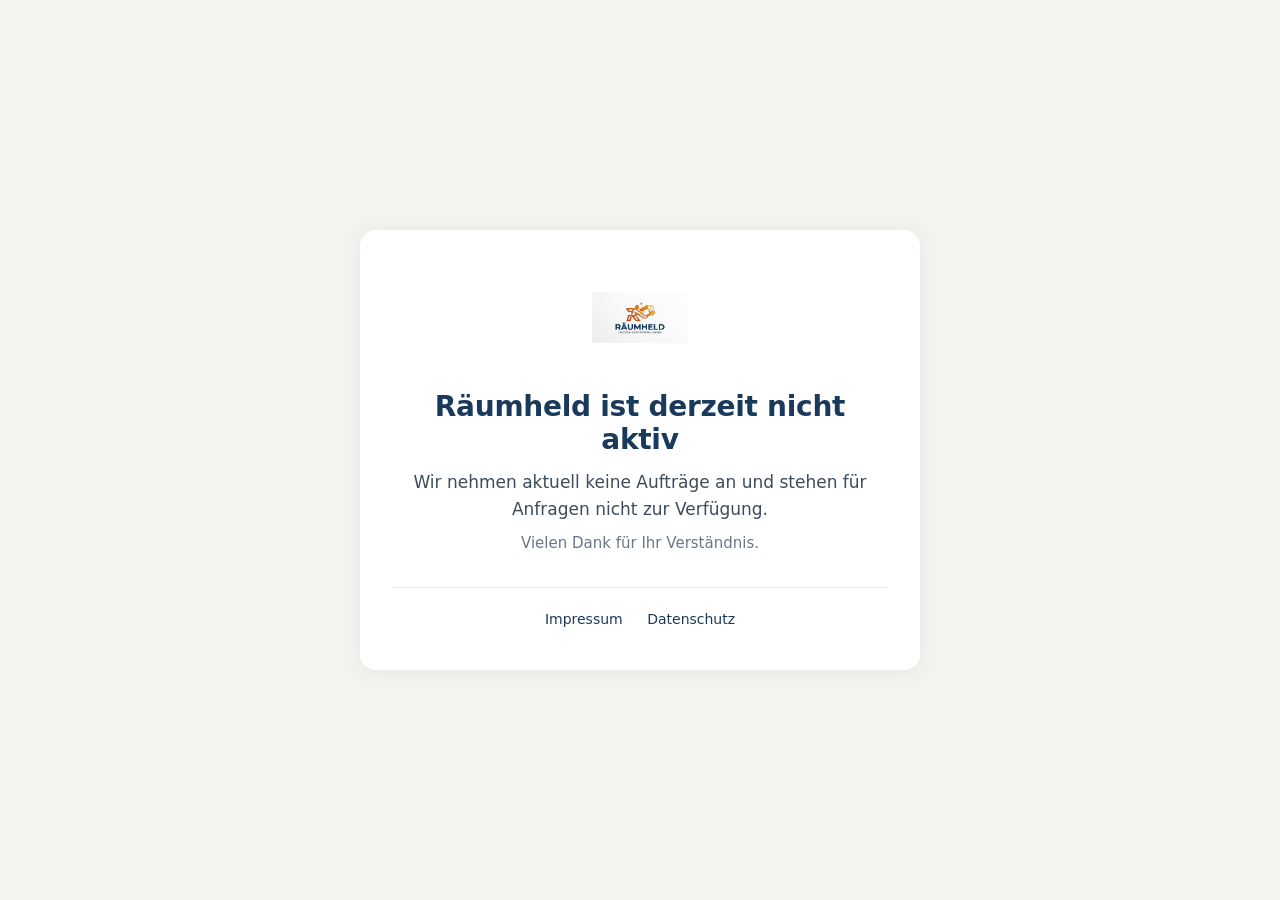
<file: index.html>
<!DOCTYPE html>
<html lang="de">
<head>
<meta charset="UTF-8">
<meta name="viewport" content="width=device-width, initial-scale=1.0">
<title>Räumheld — derzeit nicht aktiv</title>
<meta name="description" content="Räumheld ist derzeit nicht operativ. Wir nehmen aktuell keine Aufträge an.">
<meta name="robots" content="noindex, nofollow">
<link rel="canonical" href="https://www.raeumheld.de/">
<meta name="theme-color" content="#1A3A5C">
<link rel="icon" type="image/jpeg" href="raeumheld-logo.jpg">
<link rel="apple-touch-icon" href="raeumheld-logo.jpg">
<style>
  :root { color-scheme: light; }
  * { box-sizing: border-box; }
  html, body { margin: 0; padding: 0; }
  body {
    font-family: -apple-system, BlinkMacSystemFont, "Segoe UI", system-ui, Roboto, "Helvetica Neue", Arial, sans-serif;
    background: #F6F4EF;
    color: #1A2733;
    min-height: 100vh;
    display: flex;
    align-items: center;
    justify-content: center;
    padding: 24px;
    line-height: 1.6;
  }
  .card {
    max-width: 560px;
    width: 100%;
    background: #FFFFFF;
    border-radius: 16px;
    padding: 40px 32px;
    box-shadow: 0 2px 24px rgba(26, 58, 92, 0.08);
    text-align: center;
  }
  .logo {
    width: 96px;
    height: 96px;
    object-fit: contain;
    margin: 0 auto 24px;
    display: block;
    border-radius: 12px;
  }
  h1 {
    font-size: 28px;
    line-height: 1.2;
    color: #1A3A5C;
    margin: 0 0 12px;
    font-weight: 700;
    letter-spacing: -0.01em;
  }
  .lead {
    font-size: 17px;
    color: #3D4B5A;
    margin: 0 0 8px;
  }
  .sub {
    font-size: 15px;
    color: #6B7684;
    margin: 0 0 32px;
  }
  .footer-links {
    border-top: 1px solid #E8E5DE;
    padding-top: 20px;
    font-size: 14px;
    color: #6B7684;
  }
  .footer-links a {
    color: #1A3A5C;
    text-decoration: none;
    margin: 0 10px;
  }
  .footer-links a:hover { text-decoration: underline; }
  @media (max-width: 480px) {
    .card { padding: 32px 20px; }
    h1 { font-size: 24px; }
  }
</style>
</head>
<body>
<main class="card">
  <img src="raeumheld-logo.jpg" alt="Räumheld" class="logo">
  <h1>Räumheld ist derzeit nicht aktiv</h1>
  <p class="lead">Wir nehmen aktuell keine Aufträge an und stehen für Anfragen nicht zur Verfügung.</p>
  <p class="sub">Vielen Dank für Ihr Verständnis.</p>
  <nav class="footer-links">
    <a href="impressum.html">Impressum</a>
    <a href="datenschutz.html">Datenschutz</a>
  </nav>
</main>
</body>
</html>
</file>
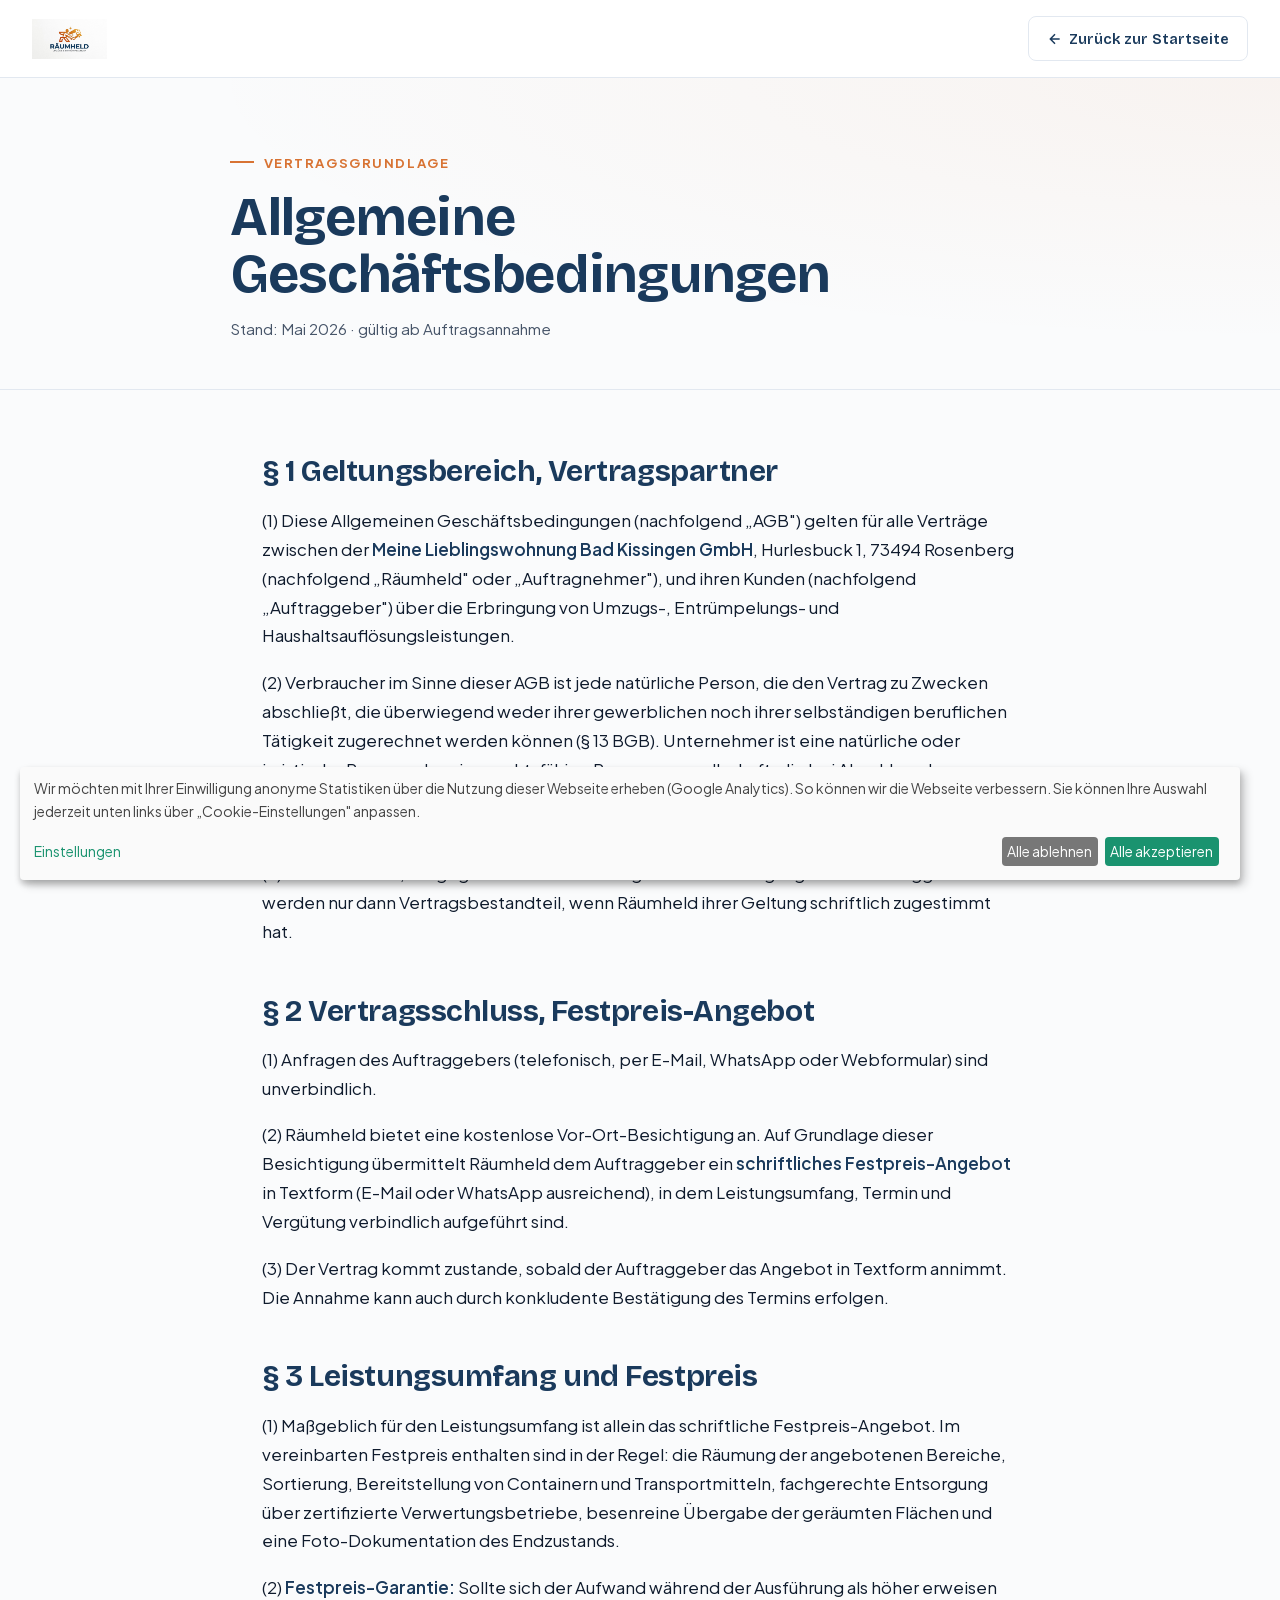
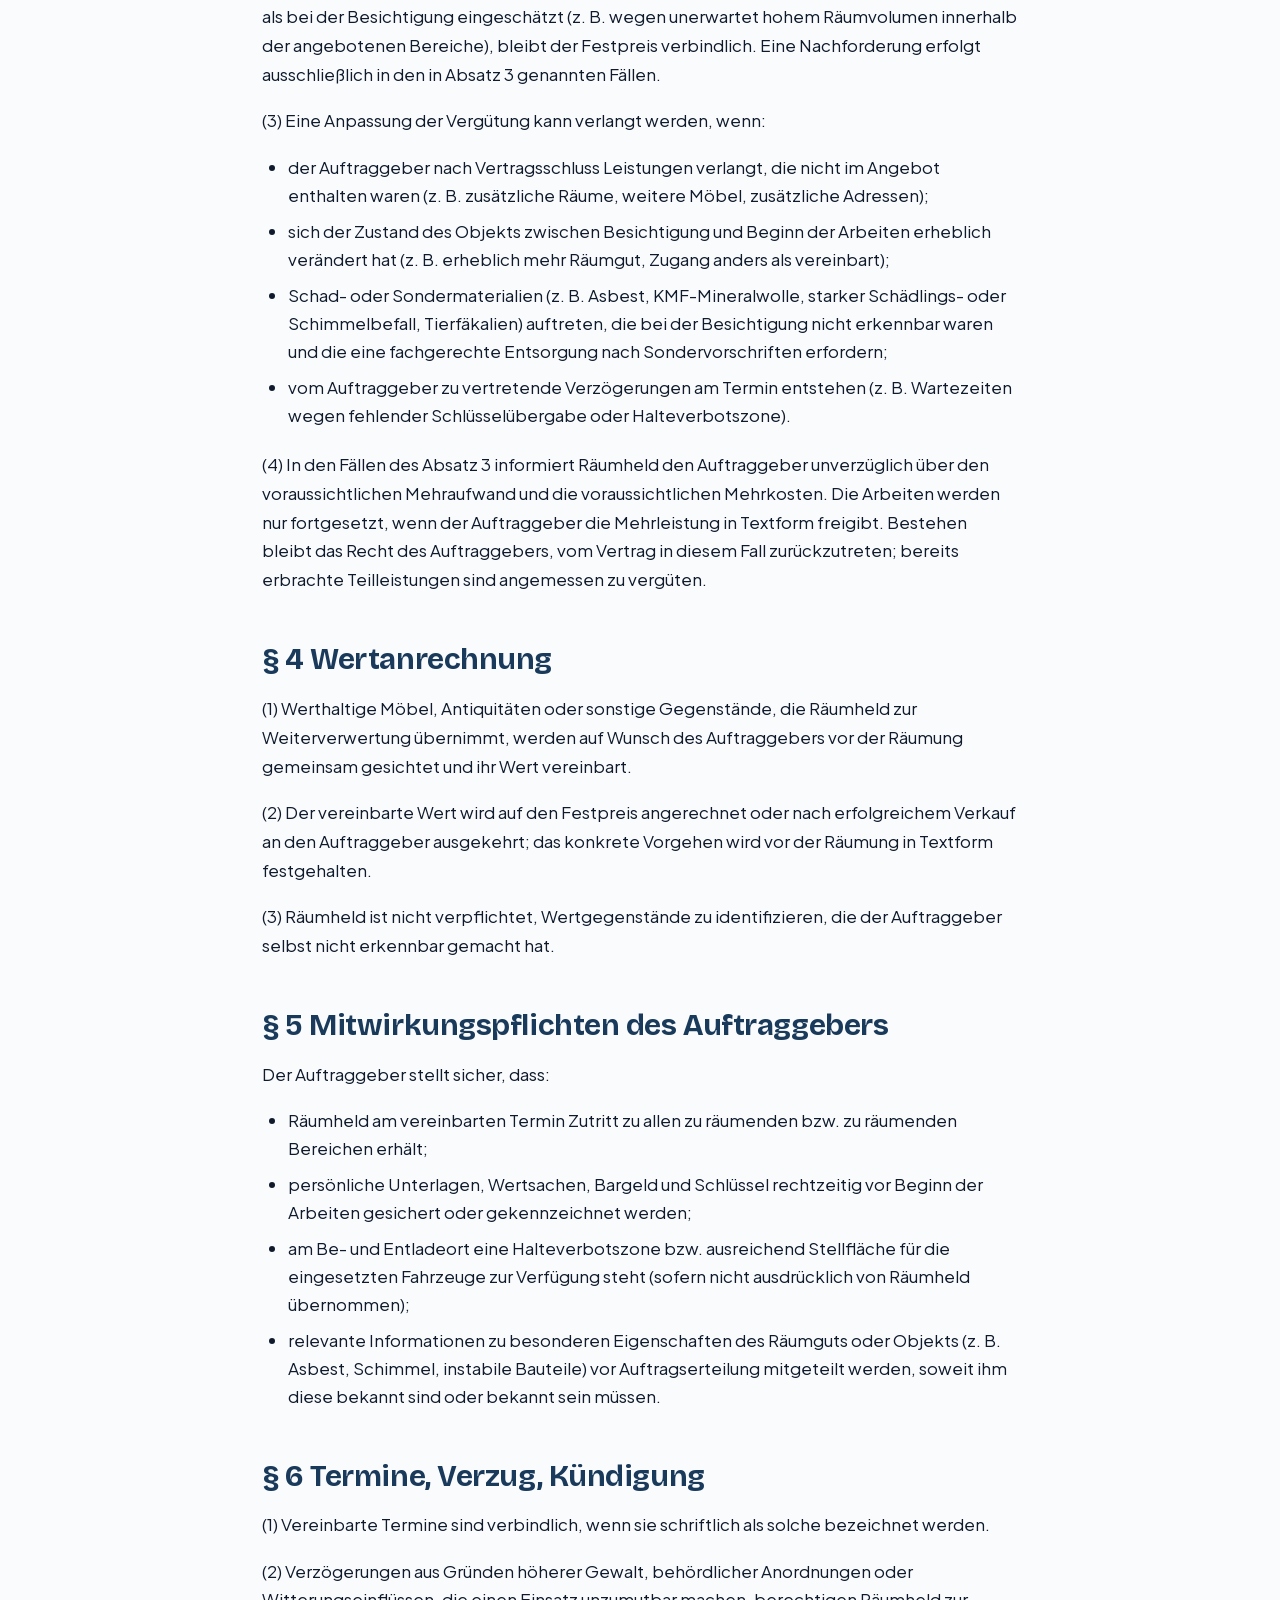
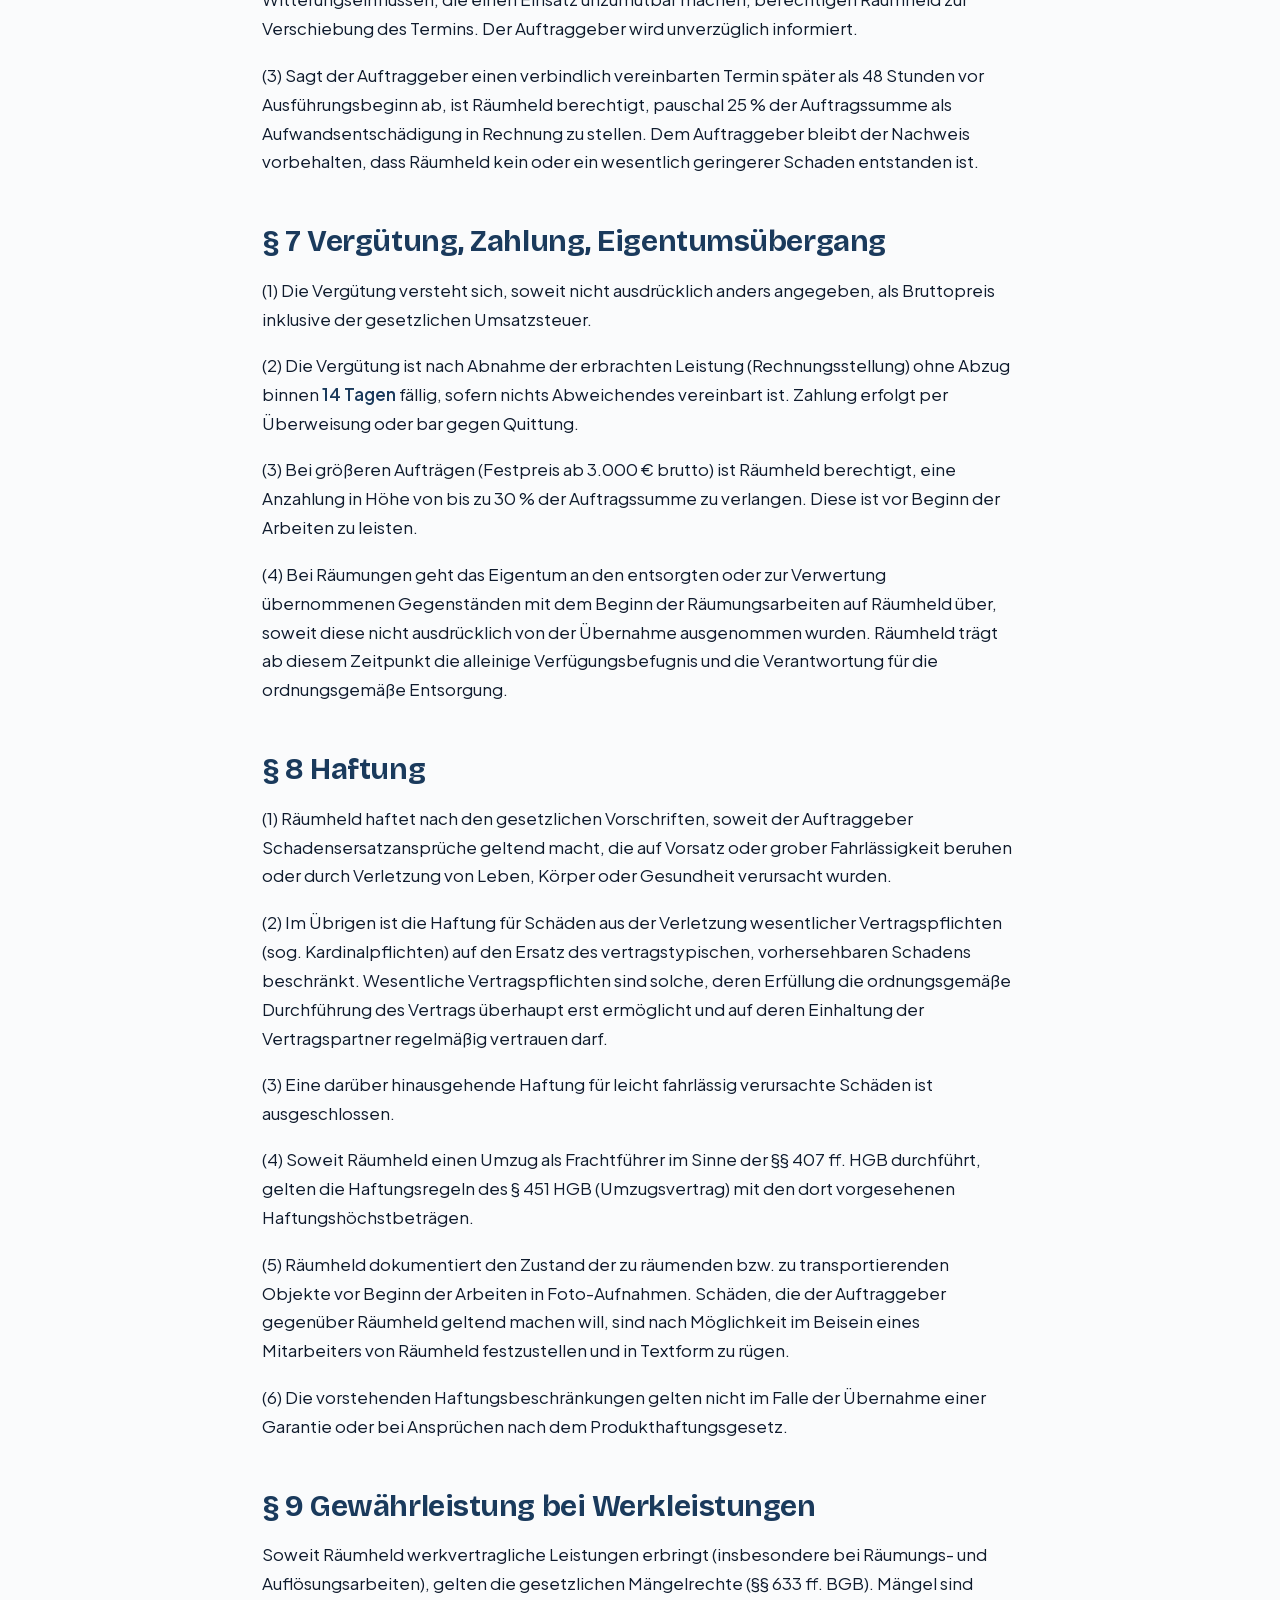
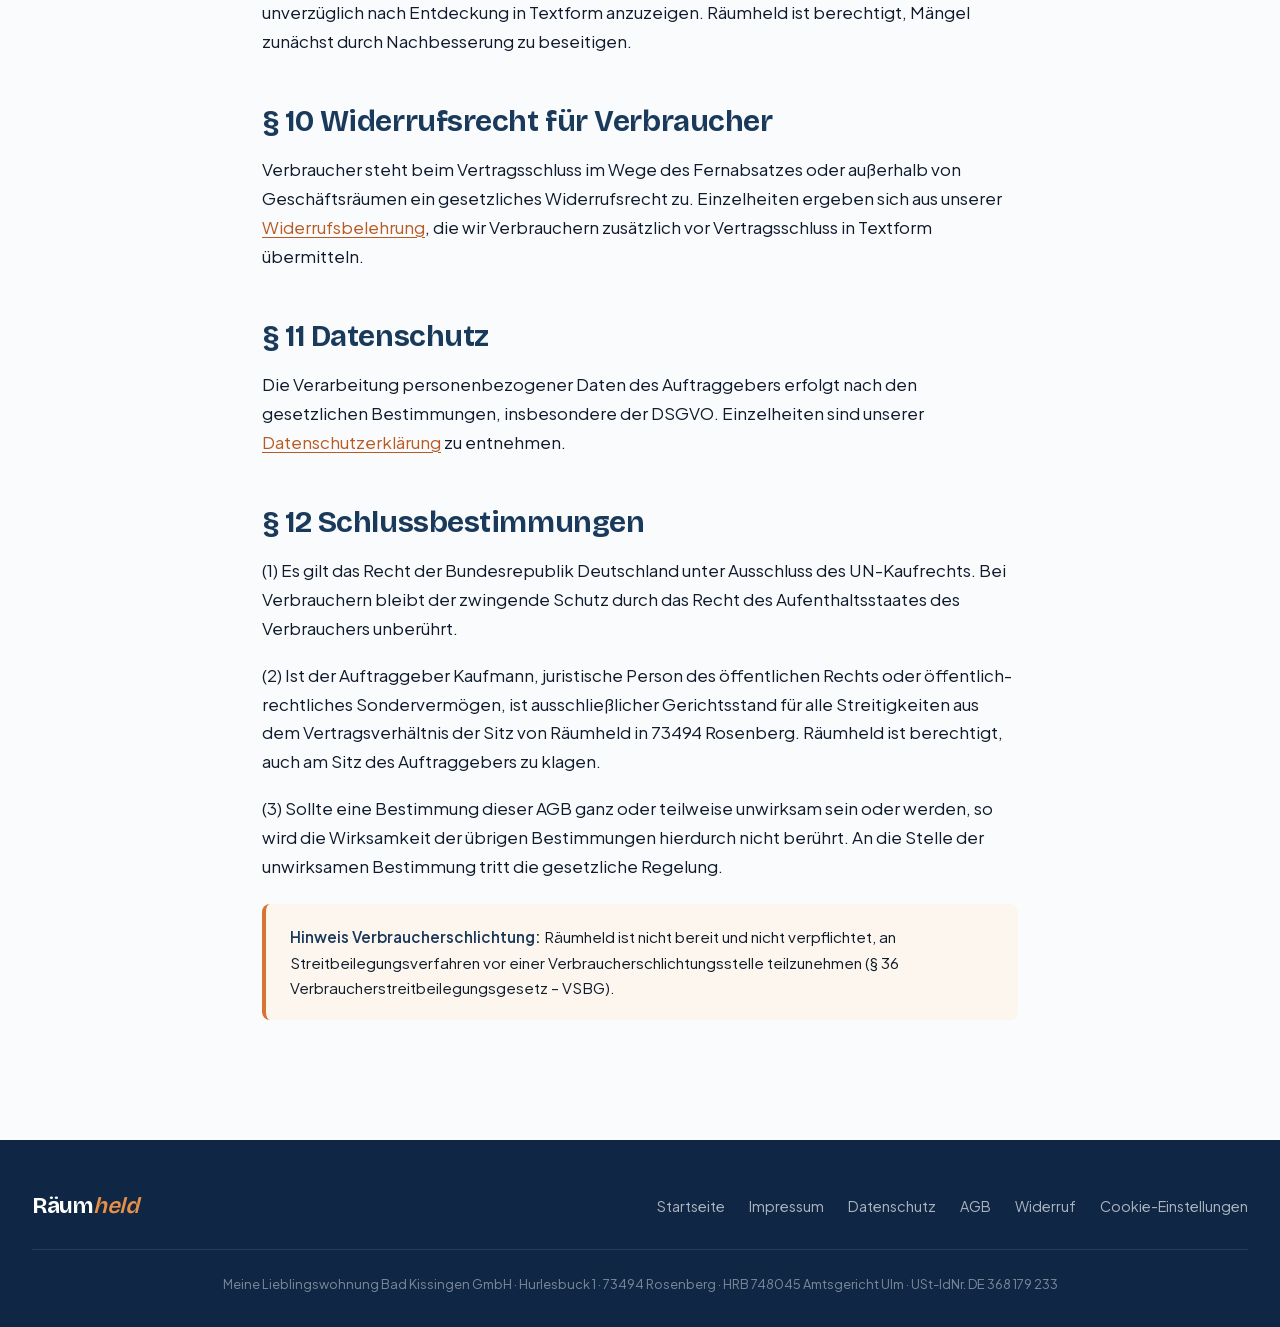
<file: agb.html>
<!DOCTYPE html>
<html lang="de">
<head>
<meta charset="UTF-8">
<meta name="viewport" content="width=device-width, initial-scale=1.0">
<title>Allgemeine Geschäftsbedingungen — Räumheld</title>
<meta name="description" content="Allgemeine Geschäftsbedingungen der Meine Lieblingswohnung Bad Kissingen GmbH (Marke Räumheld) für Umzugs- und Entrümpelungsdienstleistungen.">
<meta name="robots" content="noindex, follow">
<link rel="canonical" href="https://www.raeumheld.de/agb.html">
<link rel="icon" type="image/jpeg" href="raeumheld-logo.jpg">

<link rel="preload" as="style" href="assets/fonts/fonts.css">
<link rel="stylesheet" href="assets/fonts/fonts.css">
<!-- Klaro! Consent-Banner (lokal gehostet, kein externer Request) -->
<script defer src="assets/klaro/klaro-config.js"></script>
<script defer src="assets/klaro/klaro.js"></script>
<link rel="stylesheet" href="assets/legal.css">
</head>
<body>

<nav class="nav">
  <a href="index.html" class="nav-brand" aria-label="Räumheld – Startseite">
    <img src="raeumheld-logo.jpg" alt="Räumheld">
  </a>
  <a href="index.html" class="nav-back">
    <svg fill="none" stroke="currentColor" stroke-width="2.2" viewBox="0 0 24 24"><path d="M19 12H5M12 19l-7-7 7-7"/></svg>
    Zurück zur Startseite
  </a>
</nav>

<header class="legal-header">
  <div class="legal-header-inner">
    <div class="legal-eyebrow">Vertragsgrundlage</div>
    <h1 class="legal-title">Allgemeine Geschäftsbedingungen</h1>
    <p class="legal-meta">Stand: Mai 2026 · gültig ab Auftragsannahme</p>
  </div>
</header>

<main class="legal-content">

  <h2>§ 1 Geltungsbereich, Vertragspartner</h2>
  <p>
    (1) Diese Allgemeinen Geschäftsbedingungen (nachfolgend „AGB") gelten
    für alle Verträge zwischen der <strong>Meine Lieblingswohnung Bad
    Kissingen GmbH</strong>, Hurlesbuck 1, 73494 Rosenberg (nachfolgend
    „Räumheld" oder „Auftragnehmer"), und ihren Kunden (nachfolgend
    „Auftraggeber") über die Erbringung von Umzugs-, Entrümpelungs- und
    Haushaltsauflösungsleistungen.
  </p>
  <p>
    (2) Verbraucher im Sinne dieser AGB ist jede natürliche Person, die
    den Vertrag zu Zwecken abschließt, die überwiegend weder ihrer
    gewerblichen noch ihrer selbständigen beruflichen Tätigkeit zugerechnet
    werden können (§ 13 BGB). Unternehmer ist eine natürliche oder
    juristische Person oder eine rechtsfähige Personengesellschaft, die
    bei Abschluss des Vertrags in Ausübung ihrer gewerblichen oder
    selbständigen beruflichen Tätigkeit handelt (§ 14 BGB).
  </p>
  <p>
    (3) Abweichende, entgegenstehende oder ergänzende Bedingungen des
    Auftraggebers werden nur dann Vertragsbestandteil, wenn Räumheld
    ihrer Geltung schriftlich zugestimmt hat.
  </p>

  <h2>§ 2 Vertragsschluss, Festpreis-Angebot</h2>
  <p>
    (1) Anfragen des Auftraggebers (telefonisch, per E-Mail, WhatsApp
    oder Webformular) sind unverbindlich.
  </p>
  <p>
    (2) Räumheld bietet eine kostenlose Vor-Ort-Besichtigung an. Auf
    Grundlage dieser Besichtigung übermittelt Räumheld dem Auftraggeber
    ein <strong>schriftliches Festpreis-Angebot</strong> in Textform
    (E-Mail oder WhatsApp ausreichend), in dem Leistungsumfang, Termin
    und Vergütung verbindlich aufgeführt sind.
  </p>
  <p>
    (3) Der Vertrag kommt zustande, sobald der Auftraggeber das Angebot
    in Textform annimmt. Die Annahme kann auch durch konkludente
    Bestätigung des Termins erfolgen.
  </p>

  <h2>§ 3 Leistungsumfang und Festpreis</h2>
  <p>
    (1) Maßgeblich für den Leistungsumfang ist allein das schriftliche
    Festpreis-Angebot. Im vereinbarten Festpreis enthalten sind in der
    Regel: die Räumung der angebotenen Bereiche, Sortierung,
    Bereitstellung von Containern und Transportmitteln, fachgerechte
    Entsorgung über zertifizierte Verwertungsbetriebe, besenreine
    Übergabe der geräumten Flächen und eine Foto-Dokumentation des
    Endzustands.
  </p>
  <p>
    (2) <strong>Festpreis-Garantie:</strong> Sollte sich der Aufwand
    während der Ausführung als höher erweisen als bei der Besichtigung
    eingeschätzt (z. B. wegen unerwartet hohem Räumvolumen innerhalb der
    angebotenen Bereiche), bleibt der Festpreis verbindlich. Eine
    Nachforderung erfolgt ausschließlich in den in Absatz 3 genannten
    Fällen.
  </p>
  <p>
    (3) Eine Anpassung der Vergütung kann verlangt werden, wenn:
  </p>
  <ul>
    <li>der Auftraggeber nach Vertragsschluss Leistungen verlangt, die
    nicht im Angebot enthalten waren (z. B. zusätzliche Räume,
    weitere Möbel, zusätzliche Adressen);</li>
    <li>sich der Zustand des Objekts zwischen Besichtigung und Beginn
    der Arbeiten erheblich verändert hat (z. B. erheblich mehr
    Räumgut, Zugang anders als vereinbart);</li>
    <li>Schad- oder Sondermaterialien (z. B. Asbest, KMF-Mineral­wolle,
    starker Schädlings- oder Schimmelbefall, Tierfäkalien) auftreten,
    die bei der Besichtigung nicht erkennbar waren und die eine
    fachgerechte Entsorgung nach Sondervorschriften erfordern;</li>
    <li>vom Auftraggeber zu vertretende Verzögerungen am Termin entstehen
    (z. B. Wartezeiten wegen fehlender Schlüsselübergabe oder
    Halteverbotszone).</li>
  </ul>
  <p>
    (4) In den Fällen des Absatz 3 informiert Räumheld den Auftraggeber
    unverzüglich über den voraussichtlichen Mehraufwand und die
    voraussichtlichen Mehrkosten. Die Arbeiten werden nur fortgesetzt,
    wenn der Auftraggeber die Mehrleistung in Textform freigibt.
    Bestehen bleibt das Recht des Auftraggebers, vom Vertrag in diesem
    Fall zurückzutreten; bereits erbrachte Teilleistungen sind
    angemessen zu vergüten.
  </p>

  <h2>§ 4 Wertanrechnung</h2>
  <p>
    (1) Werthaltige Möbel, Antiquitäten oder sonstige Gegenstände, die
    Räumheld zur Weiterverwertung übernimmt, werden auf Wunsch des
    Auftraggebers vor der Räumung gemeinsam gesichtet und ihr Wert
    vereinbart.
  </p>
  <p>
    (2) Der vereinbarte Wert wird auf den Festpreis angerechnet oder
    nach erfolgreichem Verkauf an den Auftraggeber ausgekehrt; das
    konkrete Vorgehen wird vor der Räumung in Textform festgehalten.
  </p>
  <p>
    (3) Räumheld ist nicht verpflichtet, Wertgegenstände zu identifizieren,
    die der Auftraggeber selbst nicht erkennbar gemacht hat.
  </p>

  <h2>§ 5 Mitwirkungspflichten des Auftraggebers</h2>
  <p>
    Der Auftraggeber stellt sicher, dass:
  </p>
  <ul>
    <li>Räumheld am vereinbarten Termin Zutritt zu allen zu räumenden
    bzw. zu räumenden Bereichen erhält;</li>
    <li>persönliche Unterlagen, Wertsachen, Bargeld und Schlüssel
    rechtzeitig vor Beginn der Arbeiten gesichert oder gekennzeichnet
    werden;</li>
    <li>am Be- und Entladeort eine Halteverbotszone bzw. ausreichend
    Stellfläche für die eingesetzten Fahrzeuge zur Verfügung steht
    (sofern nicht ausdrücklich von Räumheld übernommen);</li>
    <li>relevante Informationen zu besonderen Eigenschaften des
    Räumguts oder Objekts (z. B. Asbest, Schimmel, instabile
    Bauteile) vor Auftragserteilung mitgeteilt werden, soweit ihm
    diese bekannt sind oder bekannt sein müssen.</li>
  </ul>

  <h2>§ 6 Termine, Verzug, Kündigung</h2>
  <p>
    (1) Vereinbarte Termine sind verbindlich, wenn sie schriftlich als
    solche bezeichnet werden.
  </p>
  <p>
    (2) Verzögerungen aus Gründen höherer Gewalt, behördlicher Anordnungen
    oder Witterungseinflüssen, die einen Einsatz unzumutbar machen,
    berechtigen Räumheld zur Verschiebung des Termins. Der Auftraggeber
    wird unverzüglich informiert.
  </p>
  <p>
    (3) Sagt der Auftraggeber einen verbindlich vereinbarten Termin später
    als 48 Stunden vor Ausführungsbeginn ab, ist Räumheld berechtigt,
    pauschal 25 % der Auftragssumme als Aufwandsentschädigung in Rechnung
    zu stellen. Dem Auftraggeber bleibt der Nachweis vorbehalten, dass
    Räumheld kein oder ein wesentlich geringerer Schaden entstanden ist.
  </p>

  <h2>§ 7 Vergütung, Zahlung, Eigentumsübergang</h2>
  <p>
    (1) Die Vergütung versteht sich, soweit nicht ausdrücklich anders
    angegeben, als Bruttopreis inklusive der gesetzlichen Umsatzsteuer.
  </p>
  <p>
    (2) Die Vergütung ist nach Abnahme der erbrachten Leistung
    (Rechnungsstellung) ohne Abzug binnen <strong>14 Tagen</strong>
    fällig, sofern nichts Abweichendes vereinbart ist. Zahlung erfolgt
    per Überweisung oder bar gegen Quittung.
  </p>
  <p>
    (3) Bei größeren Aufträgen (Festpreis ab 3.000 € brutto) ist
    Räumheld berechtigt, eine Anzahlung in Höhe von bis zu 30 % der
    Auftragssumme zu verlangen. Diese ist vor Beginn der Arbeiten zu
    leisten.
  </p>
  <p>
    (4) Bei Räumungen geht das Eigentum an den entsorgten oder zur
    Verwertung übernommenen Gegenständen mit dem Beginn der
    Räumungsarbeiten auf Räumheld über, soweit diese nicht ausdrücklich
    von der Übernahme ausgenommen wurden. Räumheld trägt ab diesem
    Zeitpunkt die alleinige Verfügungsbefugnis und die Verantwortung
    für die ordnungsgemäße Entsorgung.
  </p>

  <h2>§ 8 Haftung</h2>
  <p>
    (1) Räumheld haftet nach den gesetzlichen Vorschriften, soweit der
    Auftraggeber Schadensersatzansprüche geltend macht, die auf Vorsatz
    oder grober Fahrlässigkeit beruhen oder durch Verletzung von Leben,
    Körper oder Gesundheit verursacht wurden.
  </p>
  <p>
    (2) Im Übrigen ist die Haftung für Schäden aus der Verletzung
    wesentlicher Vertragspflichten (sog. Kardinalpflichten) auf den Ersatz
    des vertragstypischen, vorhersehbaren Schadens beschränkt. Wesentliche
    Vertragspflichten sind solche, deren Erfüllung die ordnungsgemäße
    Durchführung des Vertrags überhaupt erst ermöglicht und auf deren
    Einhaltung der Vertragspartner regelmäßig vertrauen darf.
  </p>
  <p>
    (3) Eine darüber hinausgehende Haftung für leicht fahrlässig
    verursachte Schäden ist ausgeschlossen.
  </p>
  <p>
    (4) Soweit Räumheld einen Umzug als Frachtführer im Sinne der
    §§ 407 ff. HGB durchführt, gelten die Haftungsregeln des § 451
    HGB (Umzugsvertrag) mit den dort vorgesehenen Haftungshöchst­beträgen.
  </p>
  <p>
    (5) Räumheld dokumentiert den Zustand der zu räumenden bzw. zu
    transportierenden Objekte vor Beginn der Arbeiten in Foto-Aufnahmen.
    Schäden, die der Auftraggeber gegenüber Räumheld geltend machen will,
    sind nach Möglichkeit im Beisein eines Mitarbeiters von Räumheld
    festzustellen und in Textform zu rügen.
  </p>
  <p>
    (6) Die vorstehenden Haftungsbeschränkungen gelten nicht im Falle der
    Übernahme einer Garantie oder bei Ansprüchen nach dem
    Produkthaftungsgesetz.
  </p>

  <h2>§ 9 Gewährleistung bei Werkleistungen</h2>
  <p>
    Soweit Räumheld werkvertragliche Leistungen erbringt (insbesondere
    bei Räumungs- und Auflösungsarbeiten), gelten die gesetzlichen
    Mängelrechte (§§ 633 ff. BGB). Mängel sind unverzüglich nach
    Entdeckung in Textform anzuzeigen. Räumheld ist berechtigt, Mängel
    zunächst durch Nachbesserung zu beseitigen.
  </p>

  <h2>§ 10 Widerrufsrecht für Verbraucher</h2>
  <p>
    Verbraucher steht beim Vertragsschluss im Wege des Fernabsatzes oder
    außerhalb von Geschäftsräumen ein gesetzliches Widerrufsrecht zu.
    Einzelheiten ergeben sich aus unserer
    <a href="widerruf.html">Widerrufsbelehrung</a>, die wir Verbrauchern
    zusätzlich vor Vertragsschluss in Textform übermitteln.
  </p>

  <h2>§ 11 Datenschutz</h2>
  <p>
    Die Verarbeitung personenbezogener Daten des Auftraggebers erfolgt
    nach den gesetzlichen Bestimmungen, insbesondere der DSGVO. Einzelheiten
    sind unserer <a href="datenschutz.html">Datenschutzerklärung</a> zu
    entnehmen.
  </p>

  <h2>§ 12 Schlussbestimmungen</h2>
  <p>
    (1) Es gilt das Recht der Bundesrepublik Deutschland unter Ausschluss
    des UN-Kaufrechts. Bei Verbrauchern bleibt der zwingende Schutz
    durch das Recht des Aufenthaltsstaates des Verbrauchers unberührt.
  </p>
  <p>
    (2) Ist der Auftraggeber Kaufmann, juristische Person des
    öffentlichen Rechts oder öffentlich-rechtliches Sondervermögen, ist
    ausschließlicher Gerichtsstand für alle Streitigkeiten aus dem
    Vertragsverhältnis der Sitz von Räumheld in 73494 Rosenberg.
    Räumheld ist berechtigt, auch am Sitz des Auftraggebers zu klagen.
  </p>
  <p>
    (3) Sollte eine Bestimmung dieser AGB ganz oder teilweise unwirksam
    sein oder werden, so wird die Wirksamkeit der übrigen Bestimmungen
    hierdurch nicht berührt. An die Stelle der unwirksamen Bestimmung
    tritt die gesetzliche Regelung.
  </p>

  <div class="info-box">
    <p><strong>Hinweis Verbraucherschlichtung:</strong> Räumheld ist
    nicht bereit und nicht verpflichtet, an Streitbeilegungsverfahren vor
    einer Verbraucherschlichtungsstelle teilzunehmen
    (§ 36 Verbraucherstreitbeilegungsgesetz – VSBG).</p>
  </div>

</main>

<footer>
  <div class="footer-inner">
    <div class="footer-brand-text">Räum<span>held</span></div>
    <div class="footer-links">
      <a href="index.html">Startseite</a>
      <a href="impressum.html">Impressum</a>
      <a href="datenschutz.html">Datenschutz</a>
      <a href="agb.html">AGB</a>
      <a href="widerruf.html">Widerruf</a>
      <a href="#" data-klaro-show>Cookie-Einstellungen</a>
    </div>
  </div>
  <div class="footer-bottom">
    Meine Lieblingswohnung Bad Kissingen GmbH · Hurlesbuck 1 · 73494 Rosenberg ·
    HRB 748045 Amtsgericht Ulm · USt-IdNr. DE 368 179 233
  </div>
</footer>

</body>
</html>
</file>
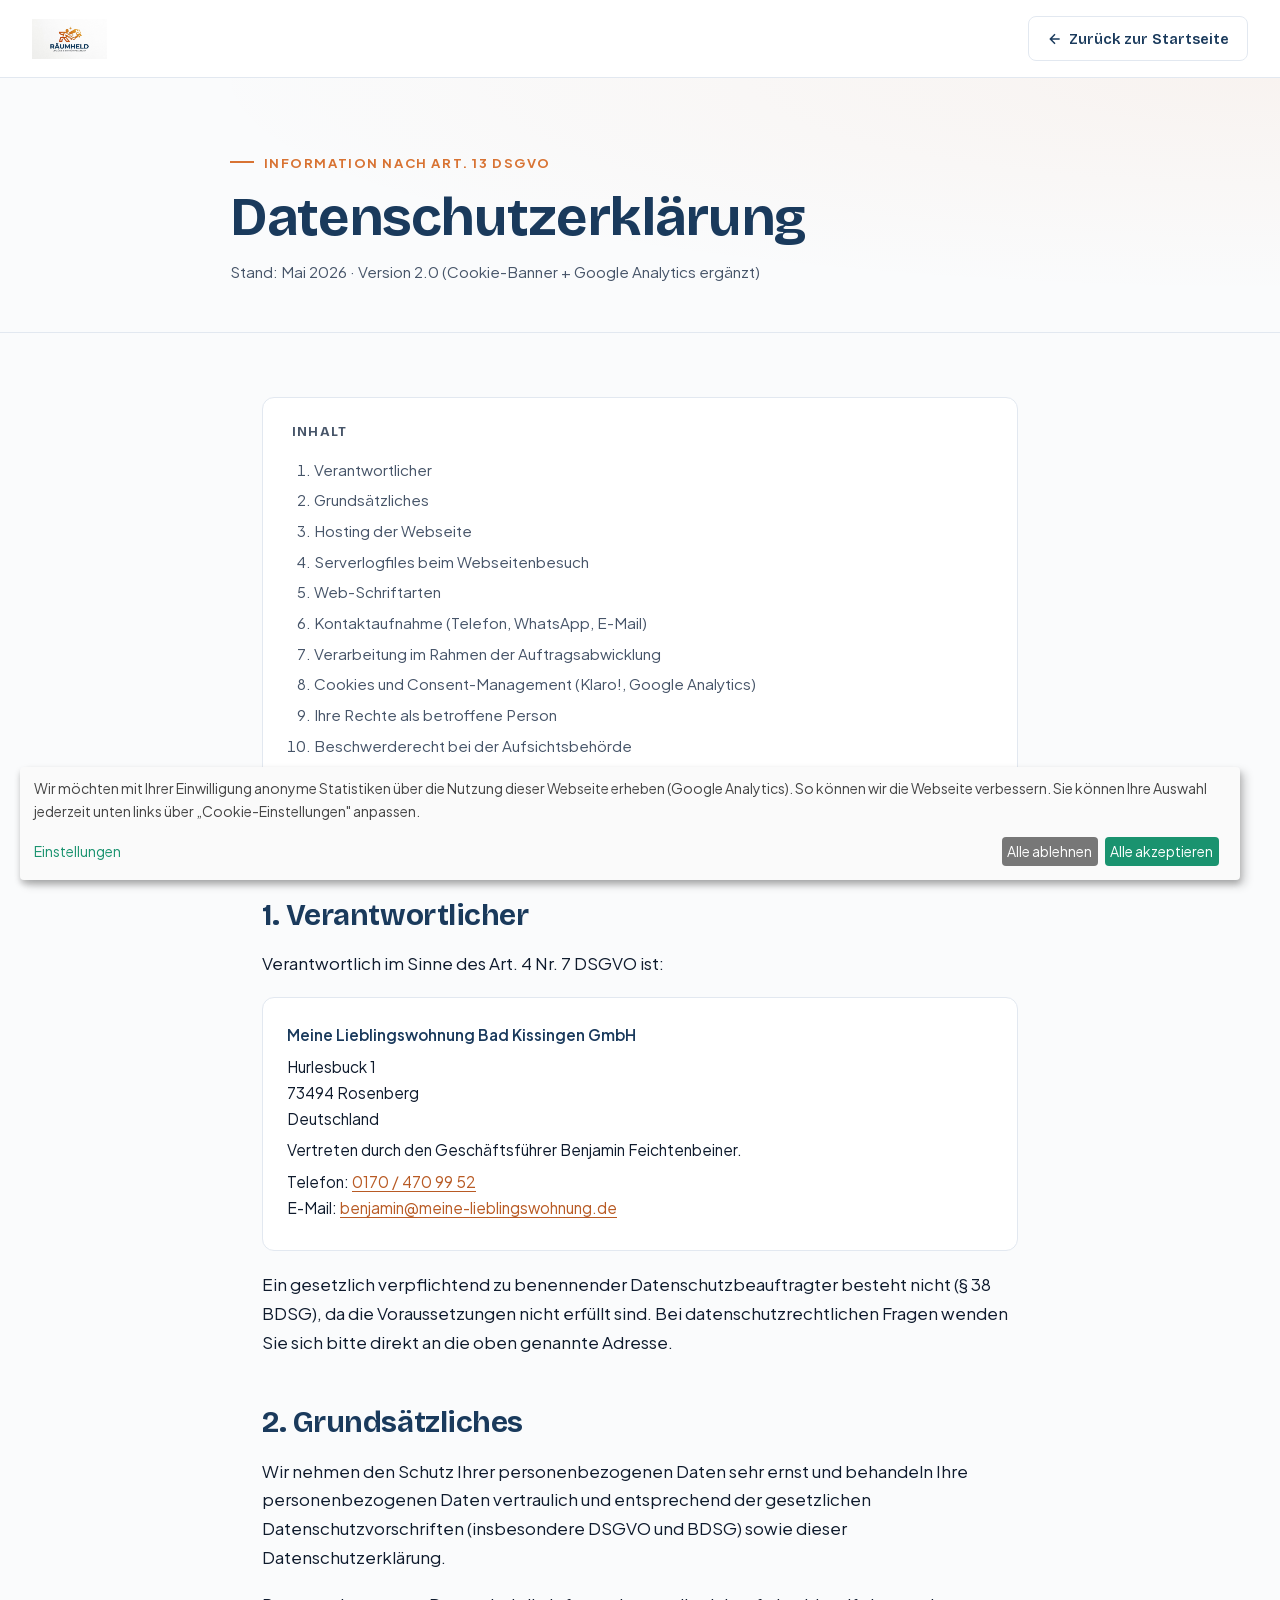
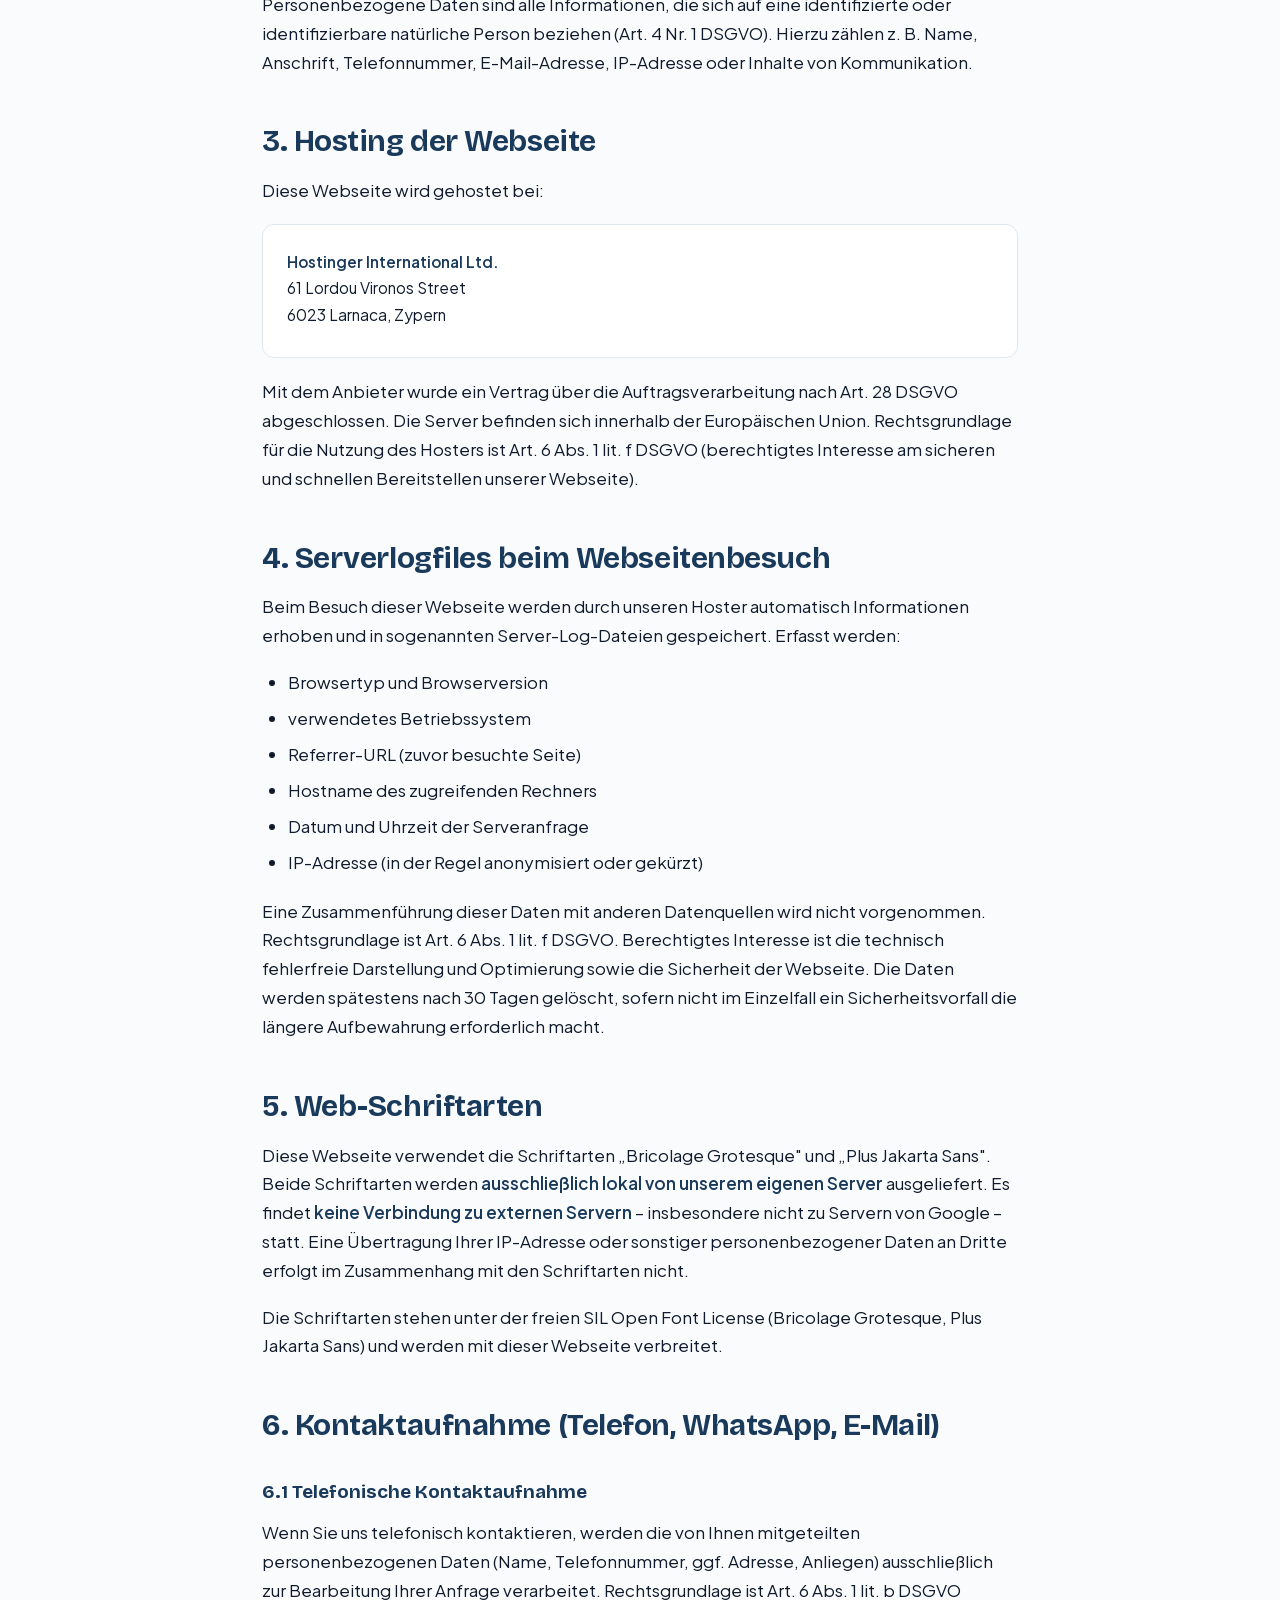
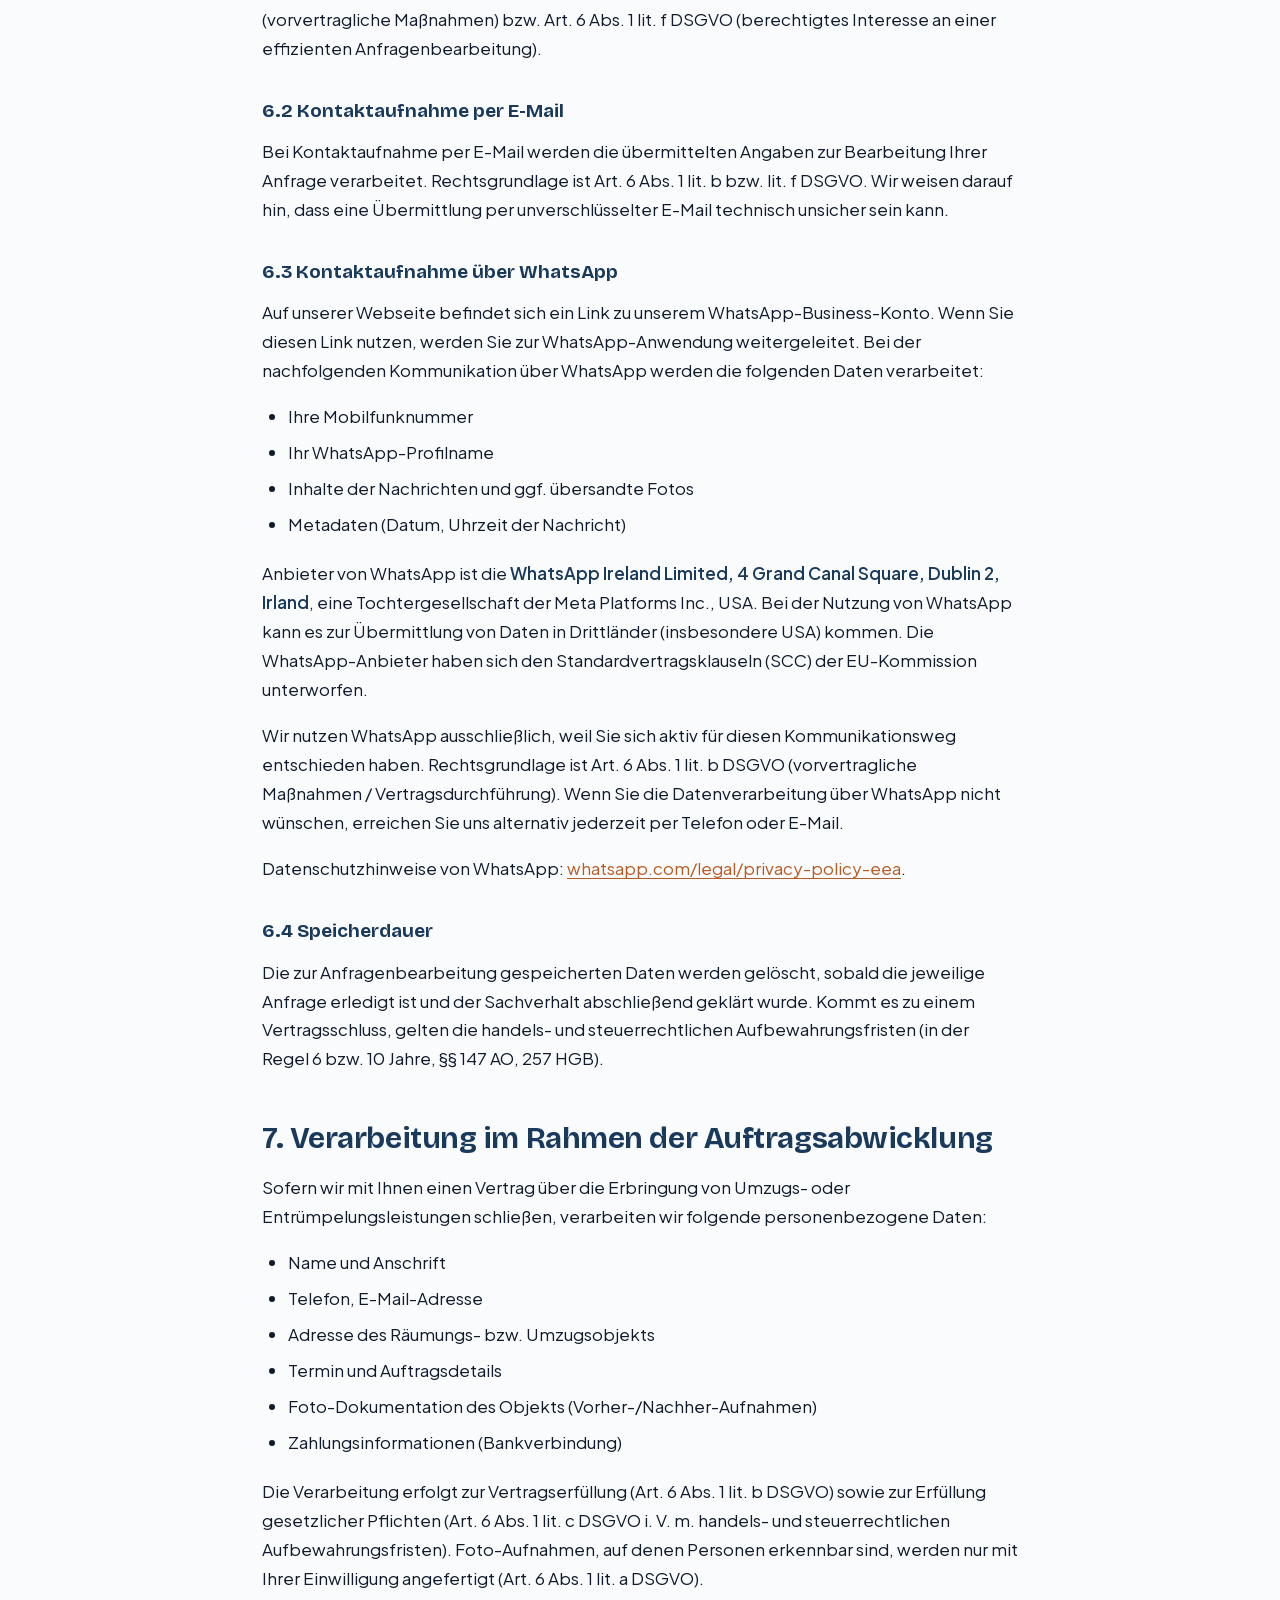
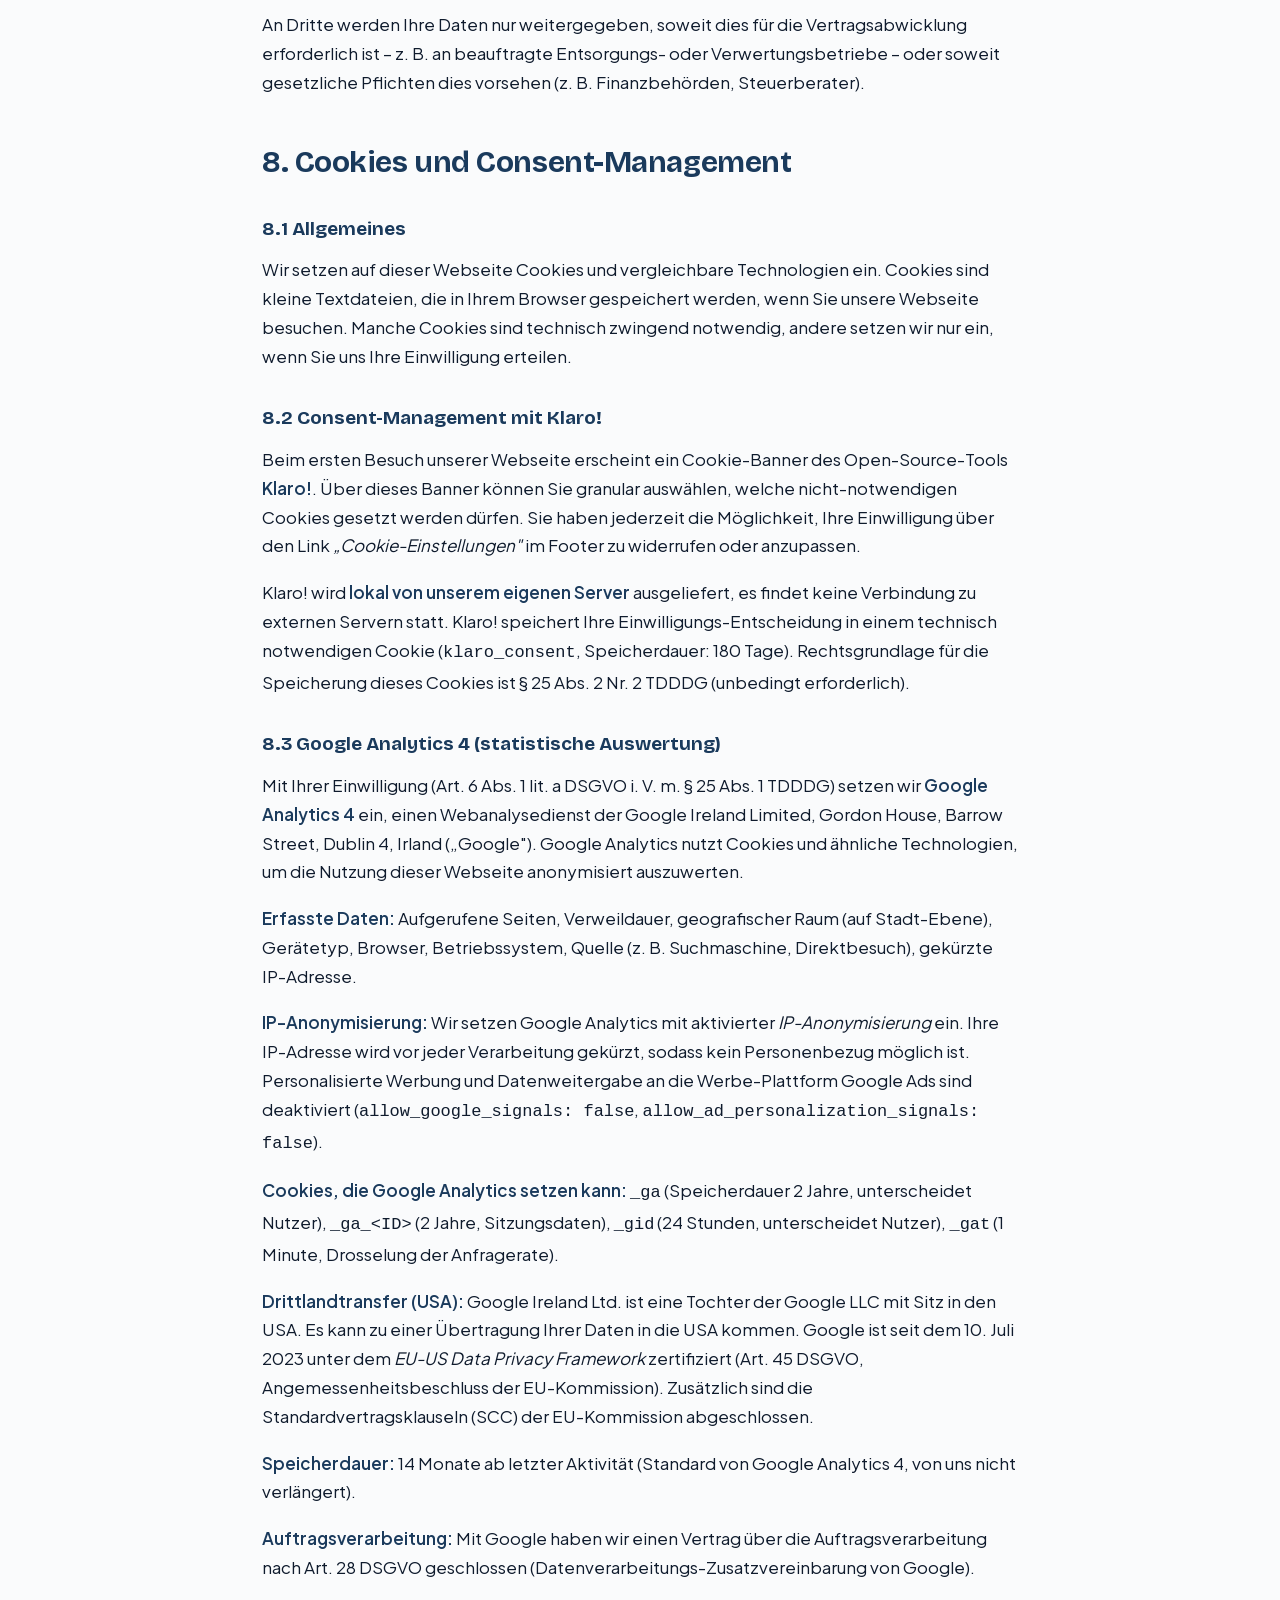
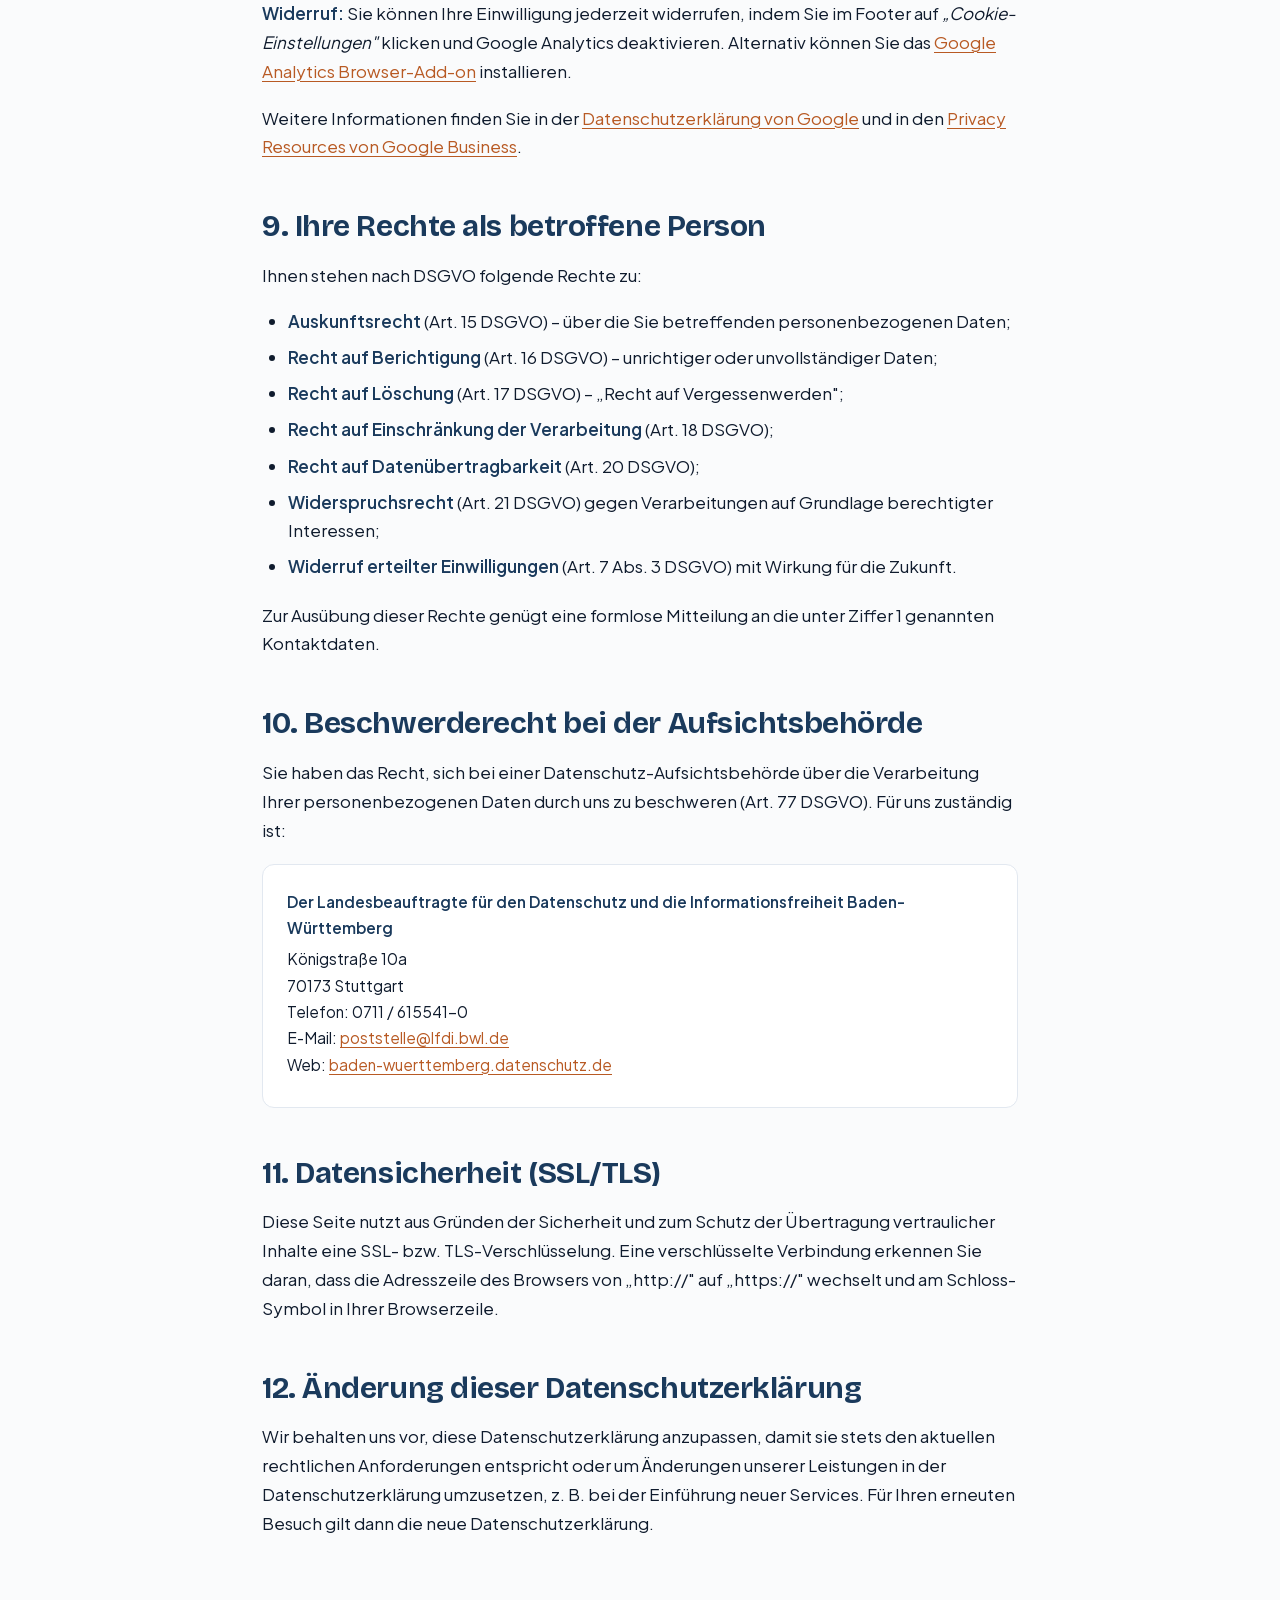
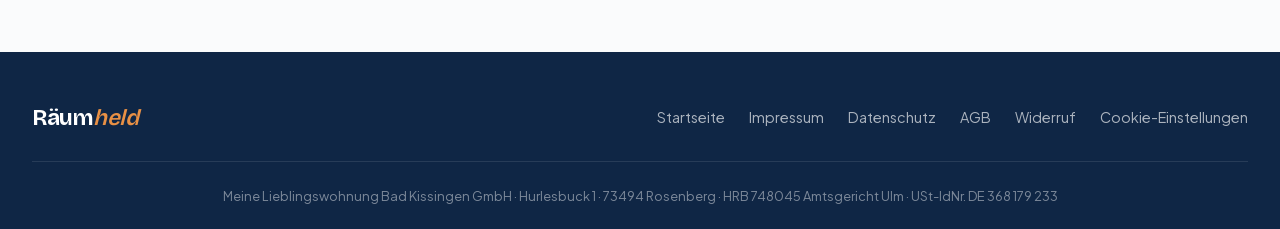
<file: datenschutz.html>
<!DOCTYPE html>
<html lang="de">
<head>
<meta charset="UTF-8">
<meta name="viewport" content="width=device-width, initial-scale=1.0">
<title>Datenschutzerklärung — Räumheld</title>
<meta name="description" content="Datenschutzerklärung der Meine Lieblingswohnung Bad Kissingen GmbH (Marke Räumheld). Informationen zur Verarbeitung personenbezogener Daten nach DSGVO.">
<meta name="robots" content="noindex, follow">
<link rel="canonical" href="https://www.raeumheld.de/datenschutz.html">
<link rel="icon" type="image/jpeg" href="raeumheld-logo.jpg">

<link rel="preload" as="style" href="assets/fonts/fonts.css">
<link rel="stylesheet" href="assets/fonts/fonts.css">
<!-- Klaro! Consent-Banner (lokal gehostet, kein externer Request) -->
<script defer src="assets/klaro/klaro-config.js"></script>
<script defer src="assets/klaro/klaro.js"></script>
<link rel="stylesheet" href="assets/legal.css">
</head>
<body>

<nav class="nav">
  <a href="index.html" class="nav-brand" aria-label="Räumheld – Startseite">
    <img src="raeumheld-logo.jpg" alt="Räumheld">
  </a>
  <a href="index.html" class="nav-back">
    <svg fill="none" stroke="currentColor" stroke-width="2.2" viewBox="0 0 24 24"><path d="M19 12H5M12 19l-7-7 7-7"/></svg>
    Zurück zur Startseite
  </a>
</nav>

<header class="legal-header">
  <div class="legal-header-inner">
    <div class="legal-eyebrow">Information nach Art. 13 DSGVO</div>
    <h1 class="legal-title">Datenschutzerklärung</h1>
    <p class="legal-meta">Stand: Mai 2026 · Version 2.0 (Cookie-Banner + Google Analytics ergänzt)</p>
  </div>
</header>

<main class="legal-content">

  <div class="toc">
    <div class="toc-title">Inhalt</div>
    <ol>
      <li><a href="#verantwortlicher">Verantwortlicher</a></li>
      <li><a href="#grundsaetzliches">Grundsätzliches</a></li>
      <li><a href="#hosting">Hosting der Webseite</a></li>
      <li><a href="#serverlog">Serverlogfiles beim Webseitenbesuch</a></li>
      <li><a href="#schriften">Web-Schriftarten</a></li>
      <li><a href="#kontakt">Kontaktaufnahme (Telefon, WhatsApp, E-Mail)</a></li>
      <li><a href="#auftragsdaten">Verarbeitung im Rahmen der Auftragsabwicklung</a></li>
      <li><a href="#cookies">Cookies und Consent-Management (Klaro!, Google Analytics)</a></li>
      <li><a href="#rechte">Ihre Rechte als betroffene Person</a></li>
      <li><a href="#beschwerde">Beschwerderecht bei der Aufsichtsbehörde</a></li>
      <li><a href="#sicherheit">Datensicherheit (SSL/TLS)</a></li>
      <li><a href="#aenderung">Änderung dieser Datenschutzerklärung</a></li>
    </ol>
  </div>

  <h2 id="verantwortlicher">1. Verantwortlicher</h2>
  <p>
    Verantwortlich im Sinne des Art. 4 Nr. 7 DSGVO ist:
  </p>
  <div class="data-block">
    <p><strong>Meine Lieblingswohnung Bad Kissingen GmbH</strong></p>
    <p>Hurlesbuck 1<br>73494 Rosenberg<br>Deutschland</p>
    <p>Vertreten durch den Geschäftsführer Benjamin Feichtenbeiner.</p>
    <p>Telefon: <a href="tel:+491704709952">0170 / 470 99 52</a><br>
    E-Mail: <a href="mailto:benjamin@meine-lieblingswohnung.de">benjamin@meine-lieblingswohnung.de</a></p>
  </div>
  <p>
    Ein gesetzlich verpflichtend zu benennender Datenschutzbeauftragter
    besteht nicht (§ 38 BDSG), da die Voraussetzungen nicht erfüllt sind.
    Bei datenschutzrechtlichen Fragen wenden Sie sich bitte direkt an die
    oben genannte Adresse.
  </p>

  <h2 id="grundsaetzliches">2. Grundsätzliches</h2>
  <p>
    Wir nehmen den Schutz Ihrer personenbezogenen Daten sehr ernst und
    behandeln Ihre personenbezogenen Daten vertraulich und entsprechend der
    gesetzlichen Datenschutzvorschriften (insbesondere DSGVO und BDSG)
    sowie dieser Datenschutzerklärung.
  </p>
  <p>
    Personenbezogene Daten sind alle Informationen, die sich auf eine
    identifizierte oder identifizierbare natürliche Person beziehen
    (Art. 4 Nr. 1 DSGVO). Hierzu zählen z. B. Name, Anschrift,
    Telefonnummer, E-Mail-Adresse, IP-Adresse oder Inhalte von
    Kommunikation.
  </p>

  <h2 id="hosting">3. Hosting der Webseite</h2>
  <p>
    Diese Webseite wird gehostet bei:
  </p>
  <div class="data-block">
    <p><strong>Hostinger International Ltd.</strong><br>
    61 Lordou Vironos Street<br>
    6023 Larnaca, Zypern</p>
  </div>
  <p>
    Mit dem Anbieter wurde ein Vertrag über die Auftragsverarbeitung
    nach Art. 28 DSGVO abgeschlossen. Die Server befinden sich
    innerhalb der Europäischen Union. Rechtsgrundlage für die Nutzung
    des Hosters ist Art. 6 Abs. 1 lit. f DSGVO (berechtigtes Interesse
    am sicheren und schnellen Bereitstellen unserer Webseite).
  </p>

  <h2 id="serverlog">4. Serverlogfiles beim Webseitenbesuch</h2>
  <p>
    Beim Besuch dieser Webseite werden durch unseren Hoster automatisch
    Informationen erhoben und in sogenannten Server-Log-Dateien
    gespeichert. Erfasst werden:
  </p>
  <ul>
    <li>Browsertyp und Browserversion</li>
    <li>verwendetes Betriebssystem</li>
    <li>Referrer-URL (zuvor besuchte Seite)</li>
    <li>Hostname des zugreifenden Rechners</li>
    <li>Datum und Uhrzeit der Serveranfrage</li>
    <li>IP-Adresse (in der Regel anonymisiert oder gekürzt)</li>
  </ul>
  <p>
    Eine Zusammenführung dieser Daten mit anderen Datenquellen wird
    nicht vorgenommen. Rechtsgrundlage ist Art. 6 Abs. 1 lit. f DSGVO.
    Berechtigtes Interesse ist die technisch fehlerfreie Darstellung
    und Optimierung sowie die Sicherheit der Webseite. Die Daten werden
    spätestens nach 30 Tagen gelöscht, sofern nicht im Einzelfall ein
    Sicherheitsvorfall die längere Aufbewahrung erforderlich macht.
  </p>

  <h2 id="schriften">5. Web-Schriftarten</h2>
  <p>
    Diese Webseite verwendet die Schriftarten „Bricolage Grotesque" und
    „Plus Jakarta Sans". Beide Schriftarten werden <strong>ausschließlich
    lokal von unserem eigenen Server</strong> ausgeliefert. Es findet
    <strong>keine Verbindung zu externen Servern</strong> – insbesondere
    nicht zu Servern von Google – statt. Eine Übertragung Ihrer IP-Adresse
    oder sonstiger personenbezogener Daten an Dritte erfolgt im
    Zusammenhang mit den Schriftarten nicht.
  </p>
  <p>
    Die Schriftarten stehen unter der freien SIL Open Font License
    (Bricolage Grotesque, Plus Jakarta Sans) und werden mit dieser
    Webseite verbreitet.
  </p>

  <h2 id="kontakt">6. Kontaktaufnahme (Telefon, WhatsApp, E-Mail)</h2>

  <h3>6.1 Telefonische Kontaktaufnahme</h3>
  <p>
    Wenn Sie uns telefonisch kontaktieren, werden die von Ihnen
    mitgeteilten personenbezogenen Daten (Name, Telefonnummer, ggf.
    Adresse, Anliegen) ausschließlich zur Bearbeitung Ihrer Anfrage
    verarbeitet. Rechtsgrundlage ist Art. 6 Abs. 1 lit. b DSGVO
    (vorvertragliche Maßnahmen) bzw. Art. 6 Abs. 1 lit. f DSGVO
    (berechtigtes Interesse an einer effizienten Anfragenbearbeitung).
  </p>

  <h3>6.2 Kontaktaufnahme per E-Mail</h3>
  <p>
    Bei Kontaktaufnahme per E-Mail werden die übermittelten Angaben zur
    Bearbeitung Ihrer Anfrage verarbeitet. Rechtsgrundlage ist Art. 6
    Abs. 1 lit. b bzw. lit. f DSGVO. Wir weisen darauf hin, dass eine
    Übermittlung per unverschlüsselter E-Mail technisch unsicher sein
    kann.
  </p>

  <h3>6.3 Kontaktaufnahme über WhatsApp</h3>
  <p>
    Auf unserer Webseite befindet sich ein Link zu unserem
    WhatsApp-Business-Konto. Wenn Sie diesen Link nutzen, werden Sie zur
    WhatsApp-Anwendung weitergeleitet. Bei der nachfolgenden Kommunikation
    über WhatsApp werden die folgenden Daten verarbeitet:
  </p>
  <ul>
    <li>Ihre Mobilfunknummer</li>
    <li>Ihr WhatsApp-Profilname</li>
    <li>Inhalte der Nachrichten und ggf. übersandte Fotos</li>
    <li>Metadaten (Datum, Uhrzeit der Nachricht)</li>
  </ul>
  <p>
    Anbieter von WhatsApp ist die <strong>WhatsApp Ireland Limited,
    4 Grand Canal Square, Dublin 2, Irland</strong>, eine Tochter­gesellschaft
    der Meta Platforms Inc., USA. Bei der Nutzung von WhatsApp kann es
    zur Übermittlung von Daten in Drittländer (insbesondere USA) kommen.
    Die WhatsApp-Anbieter haben sich den Standardvertragsklauseln (SCC)
    der EU-Kommission unterworfen.
  </p>
  <p>
    Wir nutzen WhatsApp ausschließlich, weil Sie sich aktiv für diesen
    Kommunikationsweg entschieden haben. Rechtsgrundlage ist Art. 6 Abs. 1
    lit. b DSGVO (vorvertragliche Maßnahmen / Vertragsdurchführung).
    Wenn Sie die Datenverarbeitung über WhatsApp nicht wünschen,
    erreichen Sie uns alternativ jederzeit per Telefon oder E-Mail.
  </p>
  <p>
    Datenschutzhinweise von WhatsApp:
    <a href="https://www.whatsapp.com/legal/privacy-policy-eea" target="_blank" rel="noopener">
    whatsapp.com/legal/privacy-policy-eea</a>.
  </p>

  <h3>6.4 Speicherdauer</h3>
  <p>
    Die zur Anfragenbearbeitung gespeicherten Daten werden gelöscht,
    sobald die jeweilige Anfrage erledigt ist und der Sachverhalt
    abschließend geklärt wurde. Kommt es zu einem Vertragsschluss,
    gelten die handels- und steuerrechtlichen Aufbewahrungsfristen
    (in der Regel 6 bzw. 10 Jahre, §§ 147 AO, 257 HGB).
  </p>

  <h2 id="auftragsdaten">7. Verarbeitung im Rahmen der Auftragsabwicklung</h2>
  <p>
    Sofern wir mit Ihnen einen Vertrag über die Erbringung von Umzugs-
    oder Entrümpelungsleistungen schließen, verarbeiten wir folgende
    personenbezogene Daten:
  </p>
  <ul>
    <li>Name und Anschrift</li>
    <li>Telefon, E-Mail-Adresse</li>
    <li>Adresse des Räumungs- bzw. Umzugsobjekts</li>
    <li>Termin und Auftragsdetails</li>
    <li>Foto-Dokumentation des Objekts (Vorher-/Nachher-Aufnahmen)</li>
    <li>Zahlungsinformationen (Bankverbindung)</li>
  </ul>
  <p>
    Die Verarbeitung erfolgt zur Vertragserfüllung (Art. 6 Abs. 1
    lit. b DSGVO) sowie zur Erfüllung gesetzlicher Pflichten (Art. 6
    Abs. 1 lit. c DSGVO i. V. m. handels- und steuerrechtlichen
    Aufbewahrungsfristen). Foto-Aufnahmen, auf denen Personen erkennbar
    sind, werden nur mit Ihrer Einwilligung angefertigt
    (Art. 6 Abs. 1 lit. a DSGVO).
  </p>
  <p>
    An Dritte werden Ihre Daten nur weitergegeben, soweit dies für die
    Vertragsabwicklung erforderlich ist – z. B. an beauftragte Entsorgungs-
    oder Verwertungsbetriebe – oder soweit gesetzliche Pflichten dies
    vorsehen (z. B. Finanzbehörden, Steuerberater).
  </p>

  <h2 id="cookies">8. Cookies und Consent-Management</h2>

  <h3>8.1 Allgemeines</h3>
  <p>
    Wir setzen auf dieser Webseite Cookies und vergleichbare Technologien ein.
    Cookies sind kleine Textdateien, die in Ihrem Browser gespeichert werden,
    wenn Sie unsere Webseite besuchen. Manche Cookies sind technisch zwingend
    notwendig, andere setzen wir nur ein, wenn Sie uns Ihre Einwilligung
    erteilen.
  </p>

  <h3>8.2 Consent-Management mit Klaro!</h3>
  <p>
    Beim ersten Besuch unserer Webseite erscheint ein Cookie-Banner des
    Open-Source-Tools <strong>Klaro!</strong>. Über dieses Banner können Sie
    granular auswählen, welche nicht-notwendigen Cookies gesetzt werden
    dürfen. Sie haben jederzeit die Möglichkeit, Ihre Einwilligung über den
    Link <em>„Cookie-Einstellungen"</em> im Footer zu widerrufen oder anzupassen.
  </p>
  <p>
    Klaro! wird <strong>lokal von unserem eigenen Server</strong> ausgeliefert,
    es findet keine Verbindung zu externen Servern statt. Klaro! speichert Ihre
    Einwilligungs-Entscheidung in einem technisch notwendigen Cookie
    (<code>klaro_consent</code>, Speicherdauer: 180 Tage). Rechtsgrundlage für
    die Speicherung dieses Cookies ist § 25 Abs. 2 Nr. 2 TDDDG (unbedingt
    erforderlich).
  </p>

  <h3>8.3 Google Analytics 4 (statistische Auswertung)</h3>
  <p>
    Mit Ihrer Einwilligung (Art. 6 Abs. 1 lit. a DSGVO i. V. m. § 25 Abs. 1
    TDDDG) setzen wir <strong>Google Analytics 4</strong> ein, einen
    Webanalysedienst der Google Ireland Limited, Gordon House, Barrow Street,
    Dublin 4, Irland („Google"). Google Analytics nutzt Cookies und ähnliche
    Technologien, um die Nutzung dieser Webseite anonymisiert auszuwerten.
  </p>
  <p>
    <strong>Erfasste Daten:</strong> Aufgerufene Seiten, Verweildauer,
    geografischer Raum (auf Stadt-Ebene), Gerätetyp, Browser, Betriebssystem,
    Quelle (z. B. Suchmaschine, Direktbesuch), gekürzte IP-Adresse.
  </p>
  <p>
    <strong>IP-Anonymisierung:</strong> Wir setzen Google Analytics mit
    aktivierter <em>IP-Anonymisierung</em> ein. Ihre IP-Adresse wird vor jeder
    Verarbeitung gekürzt, sodass kein Personenbezug möglich ist. Personalisierte
    Werbung und Datenweitergabe an die Werbe-Plattform Google Ads sind
    deaktiviert (<code>allow_google_signals: false</code>,
    <code>allow_ad_personalization_signals: false</code>).
  </p>
  <p>
    <strong>Cookies, die Google Analytics setzen kann:</strong>
    <code>_ga</code> (Speicherdauer 2 Jahre, unterscheidet Nutzer),
    <code>_ga_&lt;ID&gt;</code> (2 Jahre, Sitzungsdaten),
    <code>_gid</code> (24 Stunden, unterscheidet Nutzer),
    <code>_gat</code> (1 Minute, Drosselung der Anfragerate).
  </p>
  <p>
    <strong>Drittlandtransfer (USA):</strong> Google Ireland Ltd. ist eine
    Tochter der Google LLC mit Sitz in den USA. Es kann zu einer Übertragung
    Ihrer Daten in die USA kommen. Google ist seit dem 10. Juli 2023 unter
    dem <em>EU-US Data Privacy Framework</em> zertifiziert (Art. 45 DSGVO,
    Angemessenheitsbeschluss der EU-Kommission). Zusätzlich sind die
    Standardvertragsklauseln (SCC) der EU-Kommission abgeschlossen.
  </p>
  <p>
    <strong>Speicherdauer:</strong> 14 Monate ab letzter Aktivität (Standard
    von Google Analytics 4, von uns nicht verlängert).
  </p>
  <p>
    <strong>Auftragsverarbeitung:</strong> Mit Google haben wir einen Vertrag
    über die Auftragsverarbeitung nach Art. 28 DSGVO geschlossen
    (Datenverarbeitungs-Zusatzvereinbarung von Google).
  </p>
  <p>
    <strong>Widerruf:</strong> Sie können Ihre Einwilligung jederzeit
    widerrufen, indem Sie im Footer auf <em>„Cookie-Einstellungen"</em> klicken
    und Google Analytics deaktivieren. Alternativ können Sie das
    <a href="https://tools.google.com/dlpage/gaoptout?hl=de" target="_blank" rel="noopener">
    Google Analytics Browser-Add-on</a> installieren.
  </p>
  <p>
    Weitere Informationen finden Sie in der
    <a href="https://policies.google.com/privacy" target="_blank" rel="noopener">
    Datenschutzerklärung von Google</a> und in den
    <a href="https://business.safety.google/privacy/" target="_blank" rel="noopener">
    Privacy Resources von Google Business</a>.
  </p>

  <h2 id="rechte">9. Ihre Rechte als betroffene Person</h2>
  <p>Ihnen stehen nach DSGVO folgende Rechte zu:</p>
  <ul>
    <li><strong>Auskunftsrecht</strong> (Art. 15 DSGVO) – über die Sie betreffenden personenbezogenen Daten;</li>
    <li><strong>Recht auf Berichtigung</strong> (Art. 16 DSGVO) – unrichtiger oder unvollständiger Daten;</li>
    <li><strong>Recht auf Löschung</strong> (Art. 17 DSGVO) – „Recht auf Vergessenwerden";</li>
    <li><strong>Recht auf Einschränkung der Verarbeitung</strong> (Art. 18 DSGVO);</li>
    <li><strong>Recht auf Datenübertragbarkeit</strong> (Art. 20 DSGVO);</li>
    <li><strong>Widerspruchsrecht</strong> (Art. 21 DSGVO) gegen Verarbeitungen auf Grundlage berechtigter Interessen;</li>
    <li><strong>Widerruf erteilter Einwilligungen</strong> (Art. 7 Abs. 3 DSGVO) mit Wirkung für die Zukunft.</li>
  </ul>
  <p>
    Zur Ausübung dieser Rechte genügt eine formlose Mitteilung an die
    unter Ziffer 1 genannten Kontaktdaten.
  </p>

  <h2 id="beschwerde">10. Beschwerderecht bei der Aufsichtsbehörde</h2>
  <p>
    Sie haben das Recht, sich bei einer Datenschutz-Aufsichtsbehörde
    über die Verarbeitung Ihrer personenbezogenen Daten durch uns zu
    beschweren (Art. 77 DSGVO). Für uns zuständig ist:
  </p>
  <div class="data-block">
    <p><strong>Der Landesbeauftragte für den Datenschutz und die Informationsfreiheit Baden-Württemberg</strong></p>
    <p>Königstraße 10a<br>70173 Stuttgart<br>
    Telefon: 0711 / 615541-0<br>
    E-Mail: <a href="mailto:poststelle@lfdi.bwl.de">poststelle@lfdi.bwl.de</a><br>
    Web: <a href="https://www.baden-wuerttemberg.datenschutz.de" target="_blank" rel="noopener">baden-wuerttemberg.datenschutz.de</a></p>
  </div>

  <h2 id="sicherheit">11. Datensicherheit (SSL/TLS)</h2>
  <p>
    Diese Seite nutzt aus Gründen der Sicherheit und zum Schutz der
    Übertragung vertraulicher Inhalte eine SSL- bzw. TLS-Verschlüsselung.
    Eine verschlüsselte Verbindung erkennen Sie daran, dass die
    Adresszeile des Browsers von „http://" auf „https://" wechselt
    und am Schloss-Symbol in Ihrer Browserzeile.
  </p>

  <h2 id="aenderung">12. Änderung dieser Datenschutzerklärung</h2>
  <p>
    Wir behalten uns vor, diese Datenschutzerklärung anzupassen, damit
    sie stets den aktuellen rechtlichen Anforderungen entspricht oder um
    Änderungen unserer Leistungen in der Datenschutzerklärung
    umzusetzen, z. B. bei der Einführung neuer Services. Für Ihren
    erneuten Besuch gilt dann die neue Datenschutzerklärung.
  </p>

</main>

<footer>
  <div class="footer-inner">
    <div class="footer-brand-text">Räum<span>held</span></div>
    <div class="footer-links">
      <a href="index.html">Startseite</a>
      <a href="impressum.html">Impressum</a>
      <a href="datenschutz.html">Datenschutz</a>
      <a href="agb.html">AGB</a>
      <a href="widerruf.html">Widerruf</a>
      <a href="#" data-klaro-show>Cookie-Einstellungen</a>
    </div>
  </div>
  <div class="footer-bottom">
    Meine Lieblingswohnung Bad Kissingen GmbH · Hurlesbuck 1 · 73494 Rosenberg ·
    HRB 748045 Amtsgericht Ulm · USt-IdNr. DE 368 179 233
  </div>
</footer>

</body>
</html>
</file>
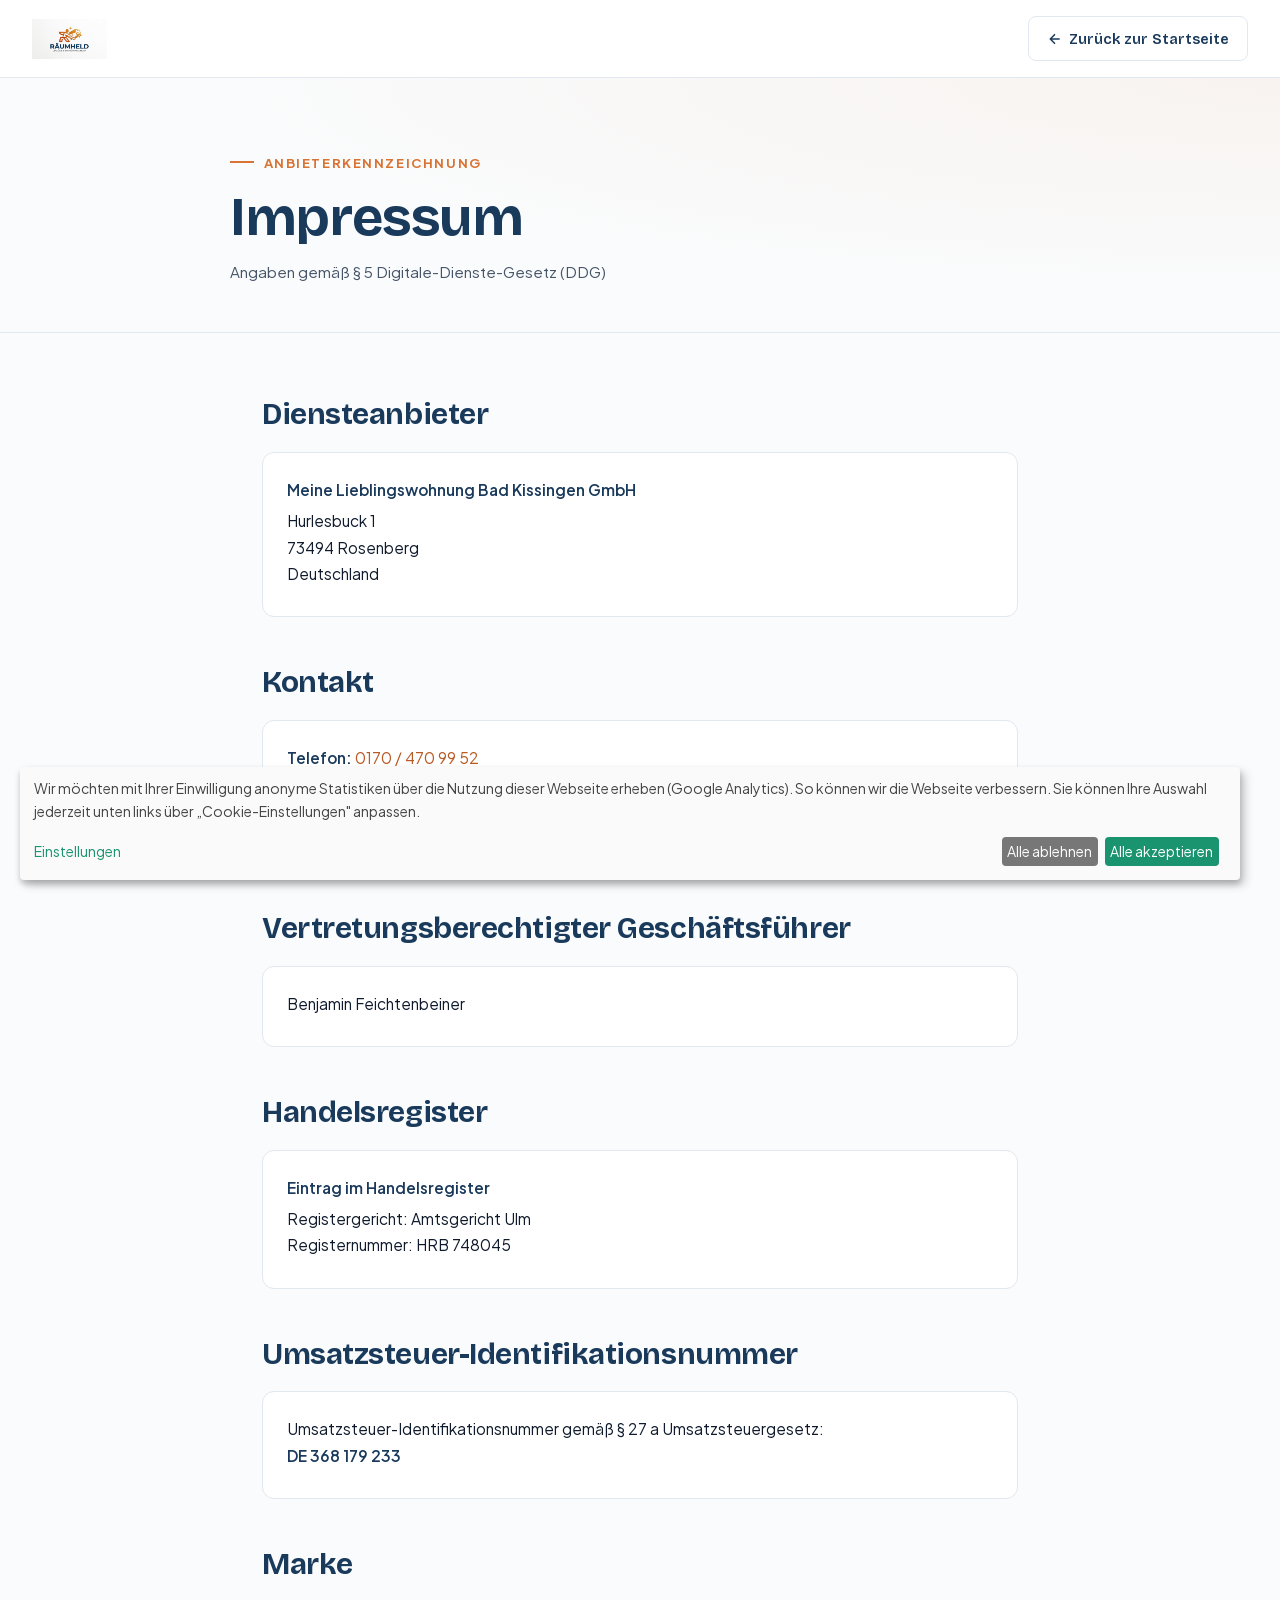
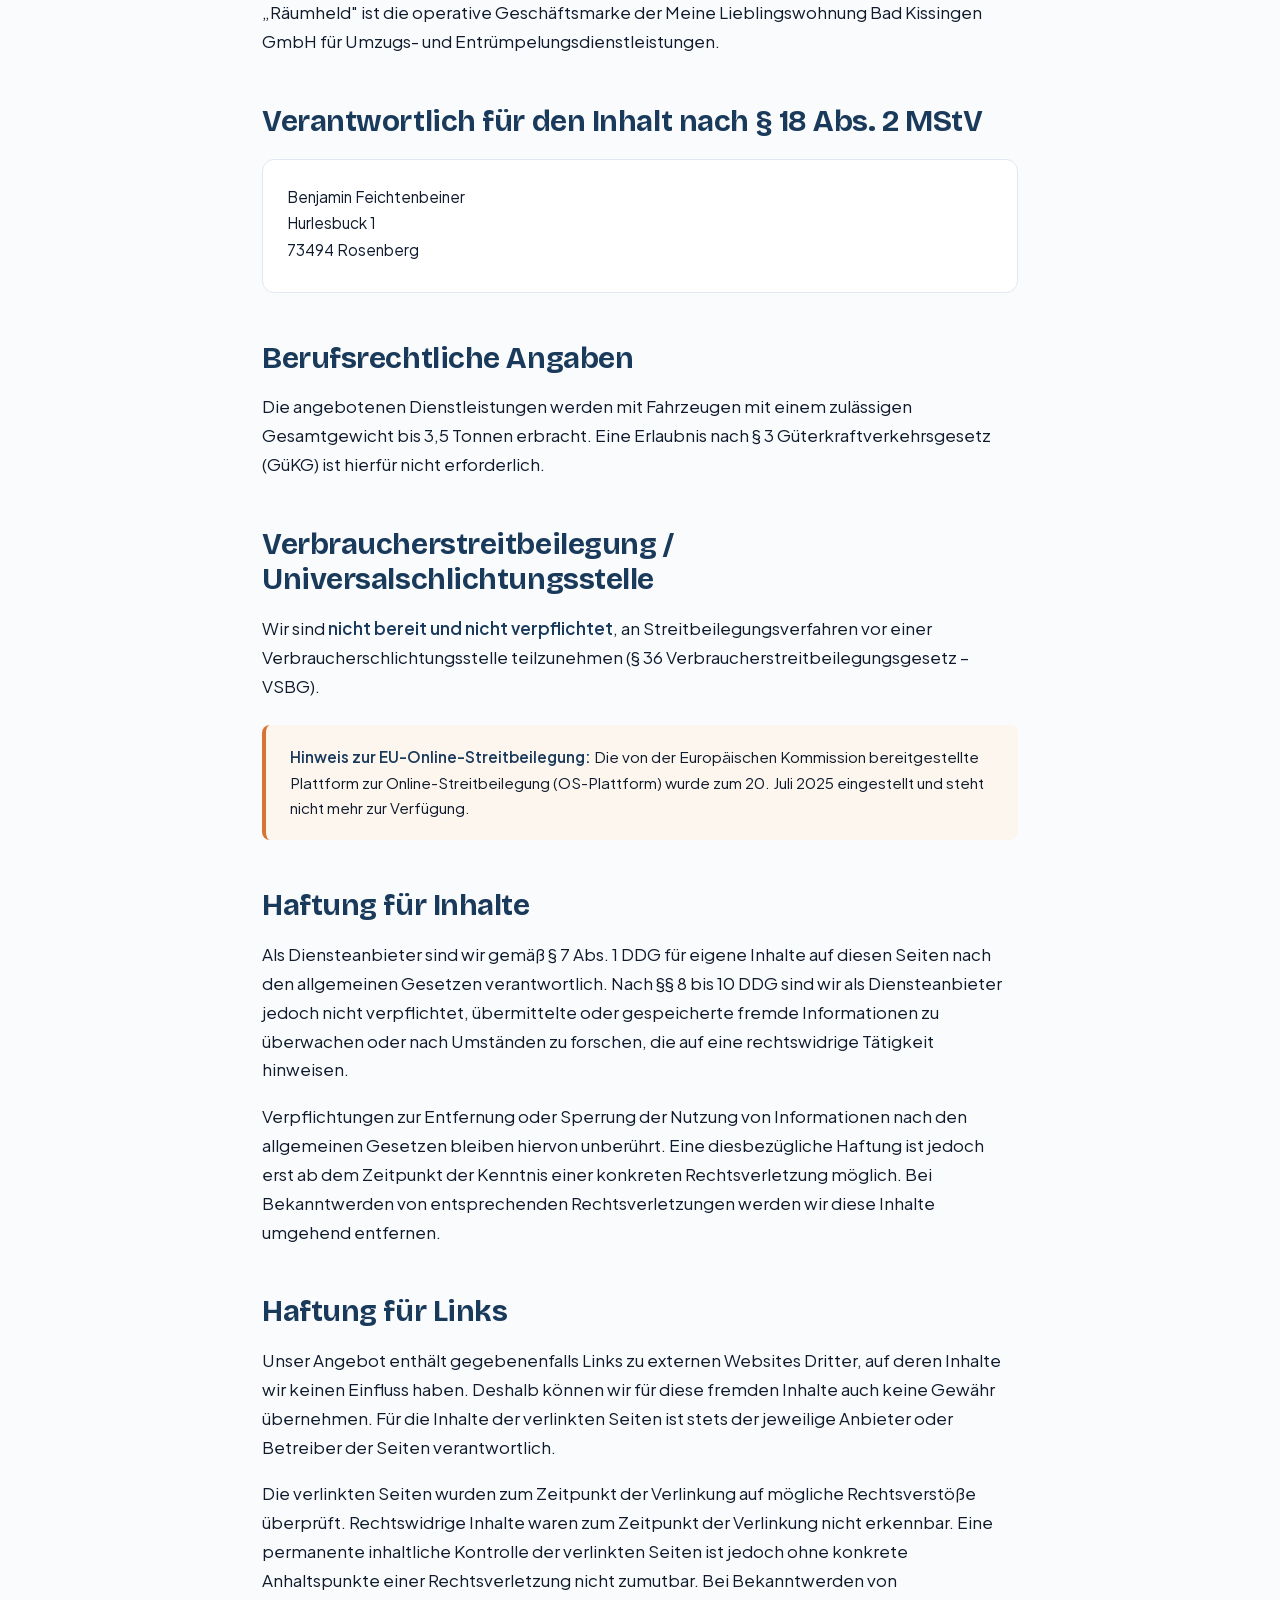
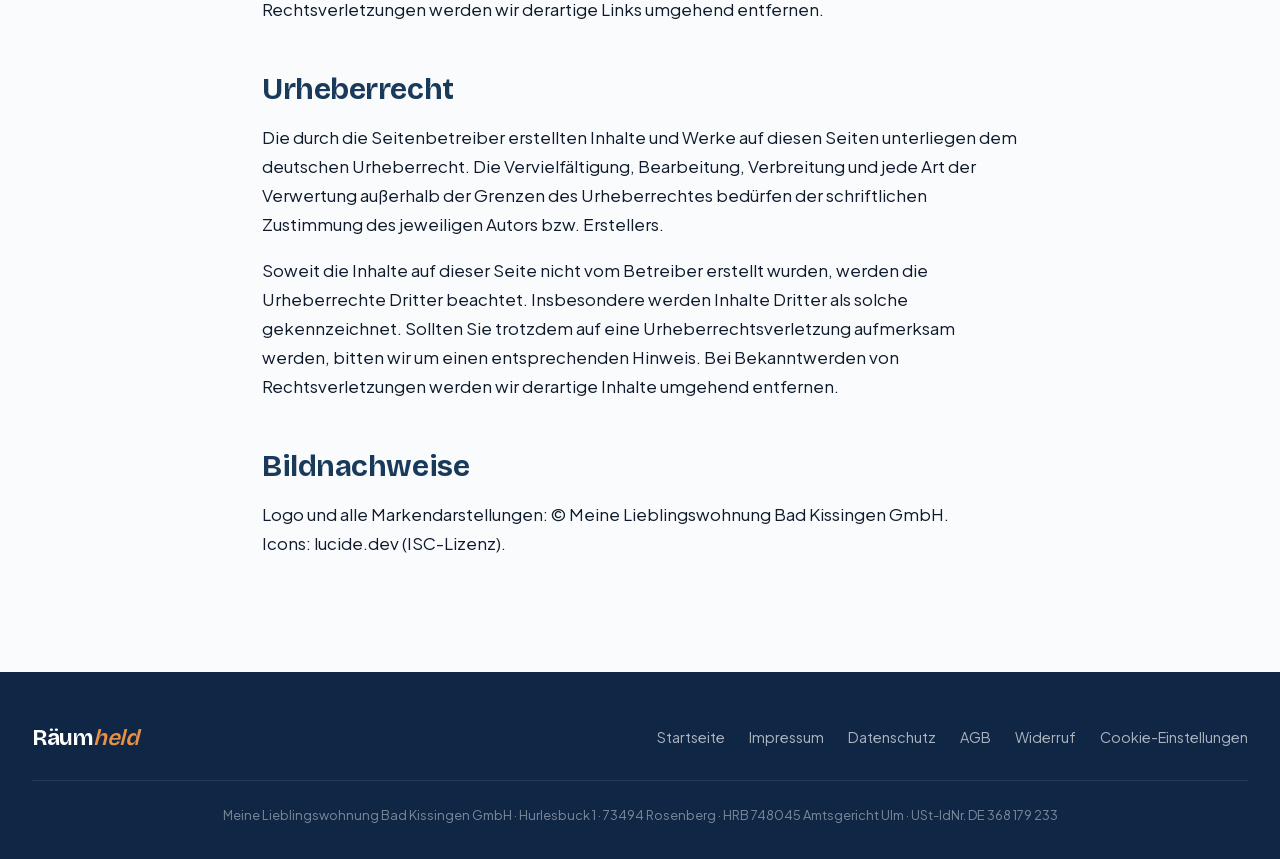
<file: impressum.html>
<!DOCTYPE html>
<html lang="de">
<head>
<meta charset="UTF-8">
<meta name="viewport" content="width=device-width, initial-scale=1.0">
<title>Impressum — Räumheld | Meine Lieblingswohnung Bad Kissingen GmbH</title>
<meta name="description" content="Impressum und Anbieterkennzeichnung der Meine Lieblingswohnung Bad Kissingen GmbH (Marke Räumheld), Hurlesbuck 1, 73494 Rosenberg.">
<meta name="robots" content="noindex, follow">
<link rel="canonical" href="https://www.raeumheld.de/impressum.html">
<link rel="icon" type="image/jpeg" href="raeumheld-logo.jpg">

<link rel="preload" as="style" href="assets/fonts/fonts.css">
<link rel="stylesheet" href="assets/fonts/fonts.css">
<!-- Klaro! Consent-Banner (lokal gehostet, kein externer Request) -->
<script defer src="assets/klaro/klaro-config.js"></script>
<script defer src="assets/klaro/klaro.js"></script>
<link rel="stylesheet" href="assets/legal.css">
</head>
<body>

<nav class="nav">
  <a href="index.html" class="nav-brand" aria-label="Räumheld – Startseite">
    <img src="raeumheld-logo.jpg" alt="Räumheld">
  </a>
  <a href="index.html" class="nav-back">
    <svg fill="none" stroke="currentColor" stroke-width="2.2" viewBox="0 0 24 24"><path d="M19 12H5M12 19l-7-7 7-7"/></svg>
    Zurück zur Startseite
  </a>
</nav>

<header class="legal-header">
  <div class="legal-header-inner">
    <div class="legal-eyebrow">Anbieterkennzeichnung</div>
    <h1 class="legal-title">Impressum</h1>
    <p class="legal-meta">Angaben gemäß § 5 Digitale-Dienste-Gesetz (DDG)</p>
  </div>
</header>

<main class="legal-content">

  <h2>Diensteanbieter</h2>
  <div class="data-block">
    <p><strong>Meine Lieblingswohnung Bad Kissingen GmbH</strong></p>
    <p>Hurlesbuck 1<br>73494 Rosenberg<br>Deutschland</p>
  </div>

  <h2>Kontakt</h2>
  <div class="data-block">
    <p><strong>Telefon:</strong> <a href="tel:+491704709952">0170 / 470 99 52</a></p>
    <p><strong>E-Mail:</strong> <a href="mailto:benjamin@meine-lieblingswohnung.de">benjamin@meine-lieblingswohnung.de</a></p>
    <p><strong>WhatsApp:</strong> <a href="https://wa.me/491704709952">0170 / 470 99 52</a></p>
  </div>

  <h2>Vertretungsberechtigter Geschäftsführer</h2>
  <div class="data-block">
    <p>Benjamin Feichtenbeiner</p>
  </div>

  <h2>Handelsregister</h2>
  <div class="data-block">
    <p><strong>Eintrag im Handelsregister</strong></p>
    <p>Registergericht: Amtsgericht Ulm<br>Registernummer: HRB 748045</p>
  </div>

  <h2>Umsatzsteuer-Identifikationsnummer</h2>
  <div class="data-block">
    <p>Umsatzsteuer-Identifikationsnummer gemäß § 27 a Umsatzsteuergesetz:<br>
    <strong>DE 368 179 233</strong></p>
  </div>

  <h2>Marke</h2>
  <p>
    „Räumheld" ist die operative Geschäftsmarke der Meine Lieblingswohnung
    Bad Kissingen GmbH für Umzugs- und Entrümpelungsdienstleistungen.
  </p>

  <h2>Verantwortlich für den Inhalt nach § 18 Abs. 2 MStV</h2>
  <div class="data-block">
    <p>Benjamin Feichtenbeiner<br>Hurlesbuck 1<br>73494 Rosenberg</p>
  </div>

  <h2>Berufsrechtliche Angaben</h2>
  <p>
    Die angebotenen Dienstleistungen werden mit Fahrzeugen mit einem zulässigen
    Gesamtgewicht bis 3,5 Tonnen erbracht. Eine Erlaubnis nach § 3
    Güterkraftverkehrsgesetz (GüKG) ist hierfür nicht erforderlich.
  </p>

  <h2>Verbraucherstreitbeilegung / Universalschlichtungsstelle</h2>
  <p>
    Wir sind <strong>nicht bereit und nicht verpflichtet</strong>, an
    Streitbeilegungsverfahren vor einer Verbraucherschlichtungsstelle teilzunehmen
    (§ 36 Verbraucherstreitbeilegungsgesetz – VSBG).
  </p>

  <div class="info-box">
    <p><strong>Hinweis zur EU-Online-Streitbeilegung:</strong> Die von der
    Europäischen Kommission bereitgestellte Plattform zur
    Online-Streitbeilegung (OS-Plattform) wurde zum 20. Juli 2025 eingestellt
    und steht nicht mehr zur Verfügung.</p>
  </div>

  <h2>Haftung für Inhalte</h2>
  <p>
    Als Diensteanbieter sind wir gemäß § 7 Abs. 1 DDG für eigene Inhalte auf
    diesen Seiten nach den allgemeinen Gesetzen verantwortlich. Nach §§ 8 bis
    10 DDG sind wir als Diensteanbieter jedoch nicht verpflichtet, übermittelte
    oder gespeicherte fremde Informationen zu überwachen oder nach Umständen
    zu forschen, die auf eine rechtswidrige Tätigkeit hinweisen.
  </p>
  <p>
    Verpflichtungen zur Entfernung oder Sperrung der Nutzung von Informationen
    nach den allgemeinen Gesetzen bleiben hiervon unberührt. Eine diesbezügliche
    Haftung ist jedoch erst ab dem Zeitpunkt der Kenntnis einer konkreten
    Rechtsverletzung möglich. Bei Bekanntwerden von entsprechenden Rechts­ver­letzungen
    werden wir diese Inhalte umgehend entfernen.
  </p>

  <h2>Haftung für Links</h2>
  <p>
    Unser Angebot enthält gegebenenfalls Links zu externen Websites Dritter,
    auf deren Inhalte wir keinen Einfluss haben. Deshalb können wir für diese
    fremden Inhalte auch keine Gewähr übernehmen. Für die Inhalte der verlinkten
    Seiten ist stets der jeweilige Anbieter oder Betreiber der Seiten
    verantwortlich.
  </p>
  <p>
    Die verlinkten Seiten wurden zum Zeitpunkt der Verlinkung auf mögliche
    Rechtsverstöße überprüft. Rechtswidrige Inhalte waren zum Zeitpunkt der
    Verlinkung nicht erkennbar. Eine permanente inhaltliche Kontrolle der
    verlinkten Seiten ist jedoch ohne konkrete Anhaltspunkte einer Rechts­ver­letzung
    nicht zumutbar. Bei Bekanntwerden von Rechtsverletzungen werden wir
    derartige Links umgehend entfernen.
  </p>

  <h2>Urheberrecht</h2>
  <p>
    Die durch die Seitenbetreiber erstellten Inhalte und Werke auf diesen Seiten
    unterliegen dem deutschen Urheberrecht. Die Vervielfältigung, Bearbeitung,
    Verbreitung und jede Art der Verwertung außerhalb der Grenzen des
    Urheberrechtes bedürfen der schriftlichen Zustimmung des jeweiligen Autors
    bzw. Erstellers.
  </p>
  <p>
    Soweit die Inhalte auf dieser Seite nicht vom Betreiber erstellt wurden,
    werden die Urheberrechte Dritter beachtet. Insbesondere werden Inhalte
    Dritter als solche gekennzeichnet. Sollten Sie trotzdem auf eine
    Urheberrechtsverletzung aufmerksam werden, bitten wir um einen
    entsprechenden Hinweis. Bei Bekanntwerden von Rechtsverletzungen werden
    wir derartige Inhalte umgehend entfernen.
  </p>

  <h2>Bildnachweise</h2>
  <p>
    Logo und alle Markendarstellungen: © Meine Lieblingswohnung Bad Kissingen GmbH.<br>
    Icons: lucide.dev (ISC-Lizenz).
  </p>

</main>

<footer>
  <div class="footer-inner">
    <div class="footer-brand-text">Räum<span>held</span></div>
    <div class="footer-links">
      <a href="index.html">Startseite</a>
      <a href="impressum.html">Impressum</a>
      <a href="datenschutz.html">Datenschutz</a>
      <a href="agb.html">AGB</a>
      <a href="widerruf.html">Widerruf</a>
      <a href="#" data-klaro-show>Cookie-Einstellungen</a>
    </div>
  </div>
  <div class="footer-bottom">
    Meine Lieblingswohnung Bad Kissingen GmbH · Hurlesbuck 1 · 73494 Rosenberg ·
    HRB 748045 Amtsgericht Ulm · USt-IdNr. DE 368 179 233
  </div>
</footer>

</body>
</html>
</file>
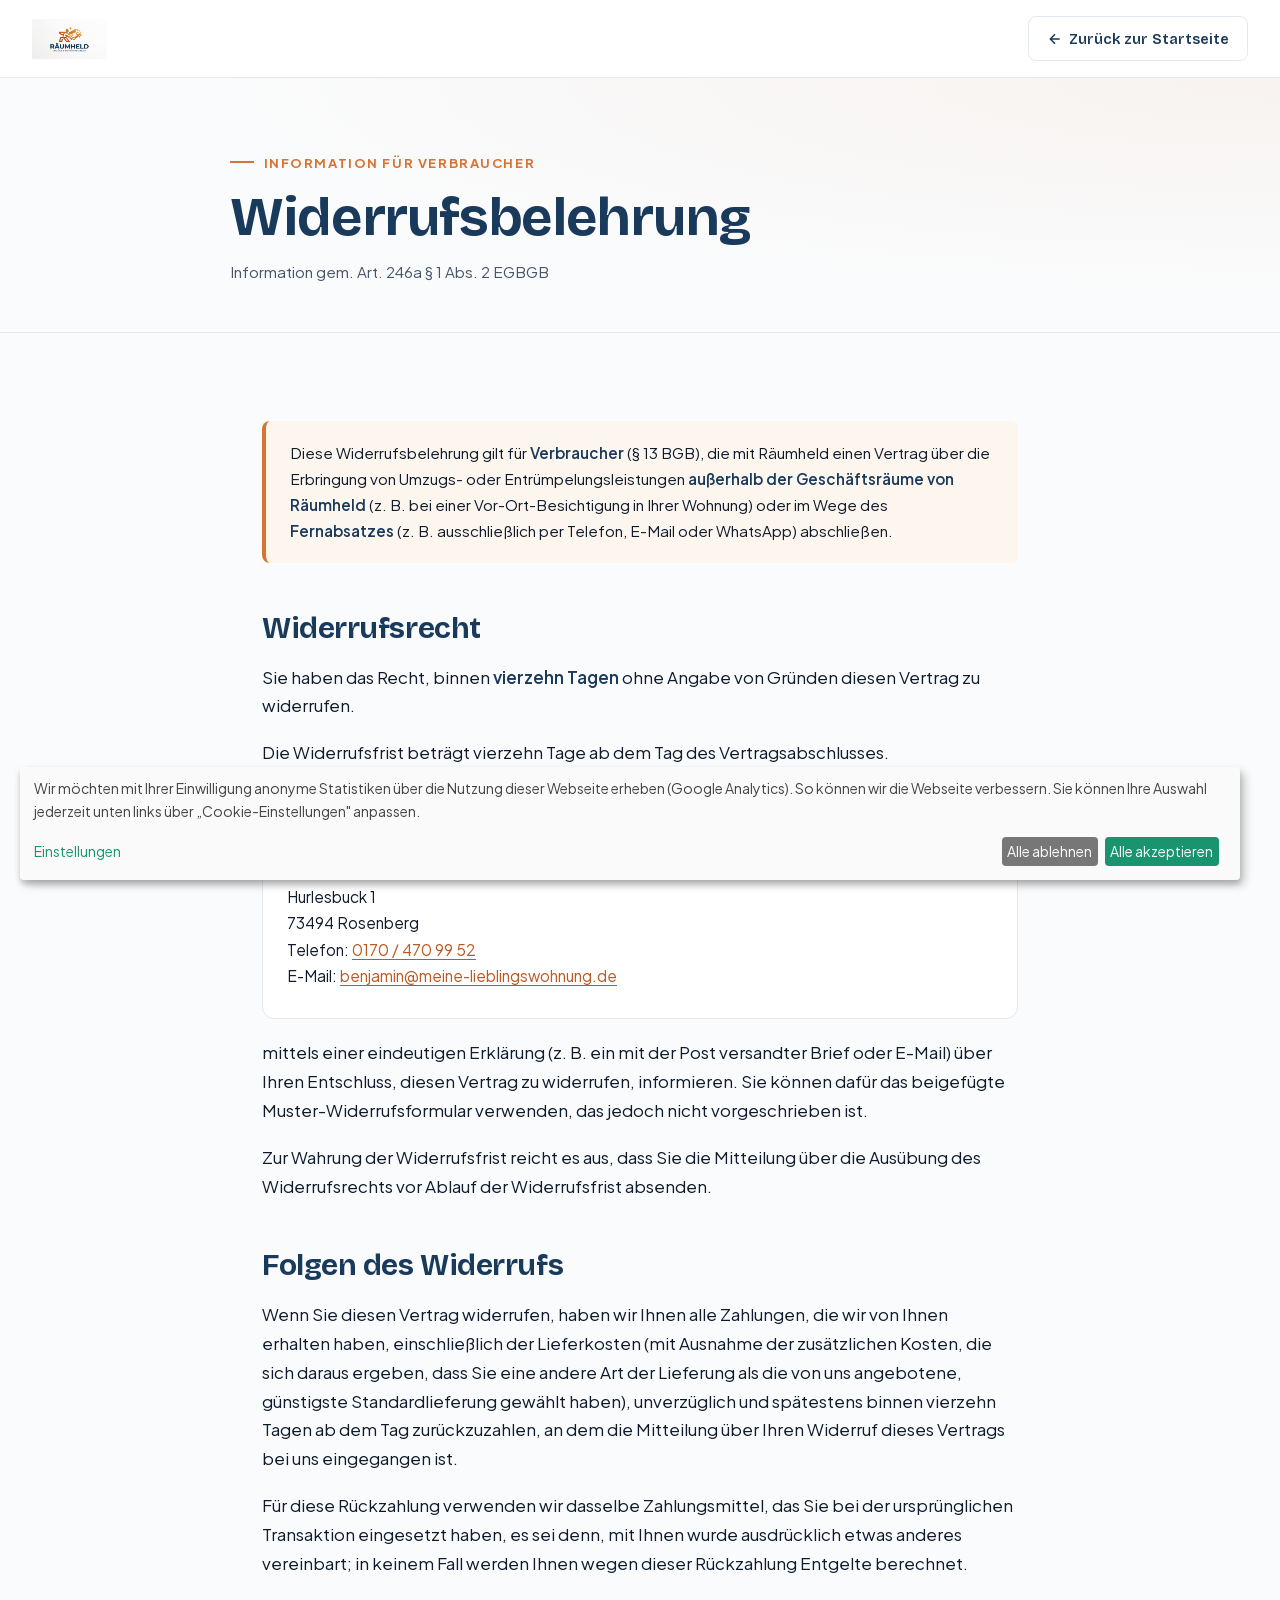
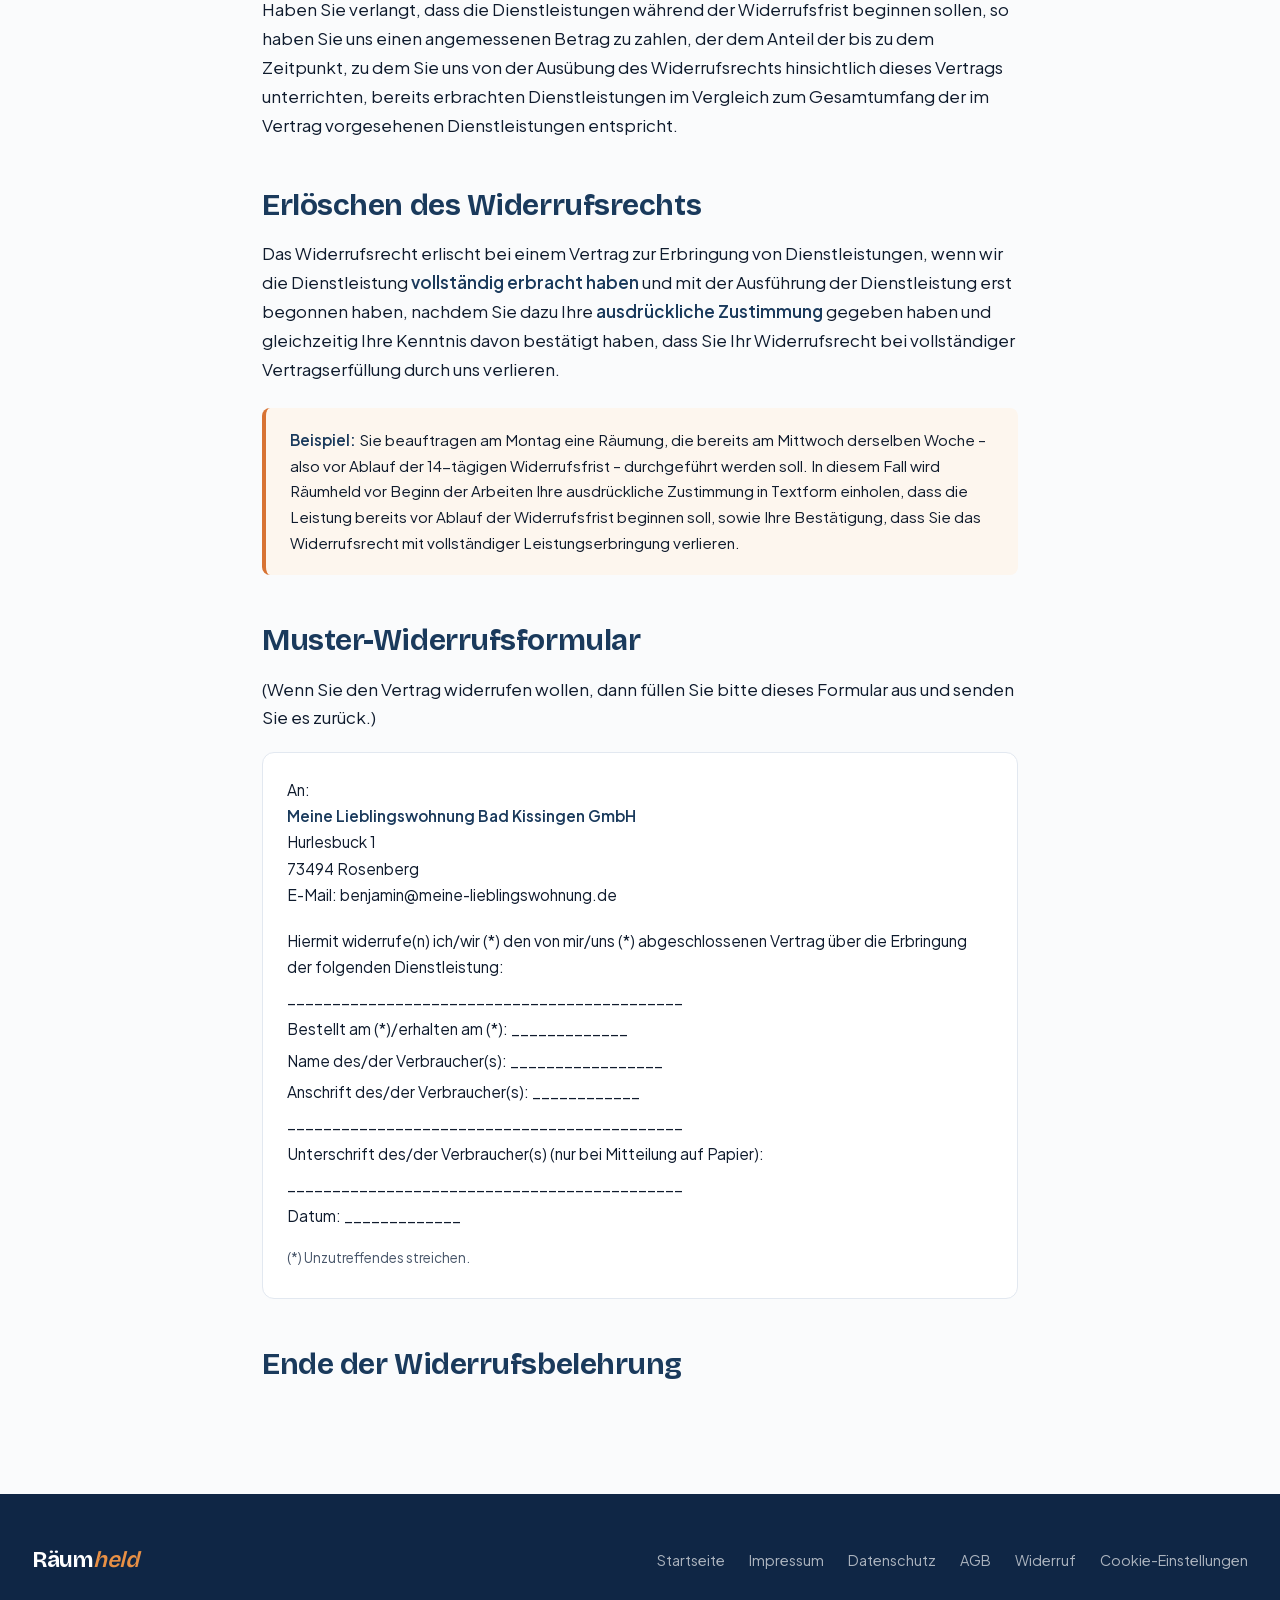
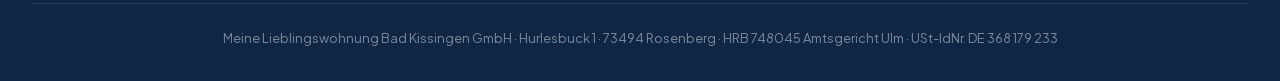
<file: widerruf.html>
<!DOCTYPE html>
<html lang="de">
<head>
<meta charset="UTF-8">
<meta name="viewport" content="width=device-width, initial-scale=1.0">
<title>Widerrufsbelehrung — Räumheld</title>
<meta name="description" content="Widerrufsbelehrung und Muster-Widerrufsformular für Verbraucher beim Vertragsschluss mit der Marke Räumheld.">
<meta name="robots" content="noindex, follow">
<link rel="canonical" href="https://www.raeumheld.de/widerruf.html">
<link rel="icon" type="image/jpeg" href="raeumheld-logo.jpg">

<link rel="preload" as="style" href="assets/fonts/fonts.css">
<link rel="stylesheet" href="assets/fonts/fonts.css">
<!-- Klaro! Consent-Banner (lokal gehostet, kein externer Request) -->
<script defer src="assets/klaro/klaro-config.js"></script>
<script defer src="assets/klaro/klaro.js"></script>
<link rel="stylesheet" href="assets/legal.css">
</head>
<body>

<nav class="nav">
  <a href="index.html" class="nav-brand" aria-label="Räumheld – Startseite">
    <img src="raeumheld-logo.jpg" alt="Räumheld">
  </a>
  <a href="index.html" class="nav-back">
    <svg fill="none" stroke="currentColor" stroke-width="2.2" viewBox="0 0 24 24"><path d="M19 12H5M12 19l-7-7 7-7"/></svg>
    Zurück zur Startseite
  </a>
</nav>

<header class="legal-header">
  <div class="legal-header-inner">
    <div class="legal-eyebrow">Information für Verbraucher</div>
    <h1 class="legal-title">Widerrufsbelehrung</h1>
    <p class="legal-meta">Information gem. Art. 246a § 1 Abs. 2 EGBGB</p>
  </div>
</header>

<main class="legal-content">

  <div class="info-box">
    <p>Diese Widerrufsbelehrung gilt für <strong>Verbraucher</strong> (§ 13 BGB),
    die mit Räumheld einen Vertrag über die Erbringung von Umzugs- oder
    Entrümpelungsleistungen <strong>außerhalb der Geschäftsräume von
    Räumheld</strong> (z. B. bei einer Vor-Ort-Besichtigung in Ihrer Wohnung)
    oder im Wege des <strong>Fernabsatzes</strong> (z. B. ausschließlich per
    Telefon, E-Mail oder WhatsApp) abschließen.</p>
  </div>

  <h2>Widerrufsrecht</h2>
  <p>
    Sie haben das Recht, binnen <strong>vierzehn Tagen</strong> ohne
    Angabe von Gründen diesen Vertrag zu widerrufen.
  </p>
  <p>
    Die Widerrufsfrist beträgt vierzehn Tage ab dem Tag des Vertragsabschlusses.
  </p>
  <p>
    Um Ihr Widerrufsrecht auszuüben, müssen Sie uns
  </p>
  <div class="data-block">
    <p><strong>Meine Lieblingswohnung Bad Kissingen GmbH</strong><br>
    Hurlesbuck 1<br>
    73494 Rosenberg<br>
    Telefon: <a href="tel:+491704709952">0170 / 470 99 52</a><br>
    E-Mail: <a href="mailto:benjamin@meine-lieblingswohnung.de">benjamin@meine-lieblingswohnung.de</a></p>
  </div>
  <p>
    mittels einer eindeutigen Erklärung (z. B. ein mit der Post versandter
    Brief oder E-Mail) über Ihren Entschluss, diesen Vertrag zu widerrufen,
    informieren. Sie können dafür das beigefügte Muster-Widerrufsformular
    verwenden, das jedoch nicht vorgeschrieben ist.
  </p>
  <p>
    Zur Wahrung der Widerrufsfrist reicht es aus, dass Sie die Mitteilung
    über die Ausübung des Widerrufsrechts vor Ablauf der Widerrufsfrist
    absenden.
  </p>

  <h2>Folgen des Widerrufs</h2>
  <p>
    Wenn Sie diesen Vertrag widerrufen, haben wir Ihnen alle Zahlungen,
    die wir von Ihnen erhalten haben, einschließlich der Lieferkosten
    (mit Ausnahme der zusätzlichen Kosten, die sich daraus ergeben, dass
    Sie eine andere Art der Lieferung als die von uns angebotene,
    günstigste Standardlieferung gewählt haben), unverzüglich und
    spätestens binnen vierzehn Tagen ab dem Tag zurückzuzahlen, an dem
    die Mitteilung über Ihren Widerruf dieses Vertrags bei uns eingegangen
    ist.
  </p>
  <p>
    Für diese Rückzahlung verwenden wir dasselbe Zahlungsmittel, das Sie
    bei der ursprünglichen Transaktion eingesetzt haben, es sei denn,
    mit Ihnen wurde ausdrücklich etwas anderes vereinbart; in keinem Fall
    werden Ihnen wegen dieser Rückzahlung Entgelte berechnet.
  </p>
  <p>
    Haben Sie verlangt, dass die Dienstleistungen während der Widerrufsfrist
    beginnen sollen, so haben Sie uns einen angemessenen Betrag zu zahlen,
    der dem Anteil der bis zu dem Zeitpunkt, zu dem Sie uns von der
    Ausübung des Widerrufsrechts hinsichtlich dieses Vertrags unterrichten,
    bereits erbrachten Dienstleistungen im Vergleich zum Gesamtumfang der
    im Vertrag vorgesehenen Dienstleistungen entspricht.
  </p>

  <h2>Erlöschen des Widerrufsrechts</h2>
  <p>
    Das Widerrufsrecht erlischt bei einem Vertrag zur Erbringung von
    Dienstleistungen, wenn wir die Dienstleistung <strong>vollständig
    erbracht haben</strong> und mit der Ausführung der Dienstleistung
    erst begonnen haben, nachdem Sie dazu Ihre <strong>ausdrückliche
    Zustimmung</strong> gegeben haben und gleichzeitig Ihre Kenntnis
    davon bestätigt haben, dass Sie Ihr Widerrufsrecht bei vollständiger
    Vertragserfüllung durch uns verlieren.
  </p>

  <div class="info-box">
    <p><strong>Beispiel:</strong> Sie beauftragen am Montag eine Räumung,
    die bereits am Mittwoch derselben Woche – also vor Ablauf der
    14-tägigen Widerrufsfrist – durchgeführt werden soll. In diesem Fall
    wird Räumheld vor Beginn der Arbeiten Ihre ausdrückliche Zustimmung
    in Textform einholen, dass die Leistung bereits vor Ablauf der
    Widerrufsfrist beginnen soll, sowie Ihre Bestätigung, dass Sie das
    Widerrufsrecht mit vollständiger Leistungserbringung verlieren.</p>
  </div>

  <h2>Muster-Widerrufsformular</h2>
  <p>
    (Wenn Sie den Vertrag widerrufen wollen, dann füllen Sie bitte
    dieses Formular aus und senden Sie es zurück.)
  </p>
  <div class="data-block">
    <p>An:<br>
    <strong>Meine Lieblingswohnung Bad Kissingen GmbH</strong><br>
    Hurlesbuck 1<br>
    73494 Rosenberg<br>
    E-Mail: benjamin@meine-lieblingswohnung.de</p>
    <p style="margin-top: 1.2rem;">
    Hiermit widerrufe(n) ich/wir (*) den von mir/uns (*) abgeschlossenen
    Vertrag über die Erbringung der folgenden Dienstleistung:</p>
    <p>____________________________________________</p>
    <p>Bestellt am (*)/erhalten am (*): _____________</p>
    <p>Name des/der Verbraucher(s): _________________</p>
    <p>Anschrift des/der Verbraucher(s): ____________</p>
    <p>____________________________________________</p>
    <p>Unterschrift des/der Verbraucher(s) (nur bei Mitteilung auf Papier):</p>
    <p>____________________________________________</p>
    <p>Datum: _____________</p>
    <p style="margin-top: 1rem; font-size: 0.85rem; color: var(--ink-soft);">
    (*) Unzutreffendes streichen.</p>
  </div>

  <h2>Ende der Widerrufsbelehrung</h2>

</main>

<footer>
  <div class="footer-inner">
    <div class="footer-brand-text">Räum<span>held</span></div>
    <div class="footer-links">
      <a href="index.html">Startseite</a>
      <a href="impressum.html">Impressum</a>
      <a href="datenschutz.html">Datenschutz</a>
      <a href="agb.html">AGB</a>
      <a href="widerruf.html">Widerruf</a>
      <a href="#" data-klaro-show>Cookie-Einstellungen</a>
    </div>
  </div>
  <div class="footer-bottom">
    Meine Lieblingswohnung Bad Kissingen GmbH · Hurlesbuck 1 · 73494 Rosenberg ·
    HRB 748045 Amtsgericht Ulm · USt-IdNr. DE 368 179 233
  </div>
</footer>

</body>
</html>
</file>
<file: assets/fonts/fonts.css>
/* Lokal gehostete Web-Schriften - DSGVO-konform, kein Drittanbieter-Request */

@font-face {
  font-family: 'Bricolage Grotesque';
  font-style: normal;
  font-weight: 400;
  font-display: swap;
  src: url('bricolage-grotesque-400-latin-ext.woff2') format('woff2');
  unicode-range: U+0100-02BA, U+02BD-02C5, U+02C7-02CC, U+02CE-02D7, U+02DD-02FF, U+0304, U+0308, U+0329, U+1D00-1DBF, U+1E00-1E9F, U+1EF2-1EFF, U+2020, U+20A0-20AB, U+20AD-20C0, U+2113, U+2C60-2C7F, U+A720-A7FF;
}

@font-face {
  font-family: 'Bricolage Grotesque';
  font-style: normal;
  font-weight: 400;
  font-display: swap;
  src: url('bricolage-grotesque-400-latin.woff2') format('woff2');
  unicode-range: U+0000-00FF, U+0131, U+0152-0153, U+02BB-02BC, U+02C6, U+02DA, U+02DC, U+0304, U+0308, U+0329, U+2000-206F, U+20AC, U+2122, U+2191, U+2193, U+2212, U+2215, U+FEFF, U+FFFD;
}

@font-face {
  font-family: 'Bricolage Grotesque';
  font-style: normal;
  font-weight: 500;
  font-display: swap;
  src: url('bricolage-grotesque-500-latin-ext.woff2') format('woff2');
  unicode-range: U+0100-02BA, U+02BD-02C5, U+02C7-02CC, U+02CE-02D7, U+02DD-02FF, U+0304, U+0308, U+0329, U+1D00-1DBF, U+1E00-1E9F, U+1EF2-1EFF, U+2020, U+20A0-20AB, U+20AD-20C0, U+2113, U+2C60-2C7F, U+A720-A7FF;
}

@font-face {
  font-family: 'Bricolage Grotesque';
  font-style: normal;
  font-weight: 500;
  font-display: swap;
  src: url('bricolage-grotesque-500-latin.woff2') format('woff2');
  unicode-range: U+0000-00FF, U+0131, U+0152-0153, U+02BB-02BC, U+02C6, U+02DA, U+02DC, U+0304, U+0308, U+0329, U+2000-206F, U+20AC, U+2122, U+2191, U+2193, U+2212, U+2215, U+FEFF, U+FFFD;
}

@font-face {
  font-family: 'Bricolage Grotesque';
  font-style: normal;
  font-weight: 600;
  font-display: swap;
  src: url('bricolage-grotesque-600-latin-ext.woff2') format('woff2');
  unicode-range: U+0100-02BA, U+02BD-02C5, U+02C7-02CC, U+02CE-02D7, U+02DD-02FF, U+0304, U+0308, U+0329, U+1D00-1DBF, U+1E00-1E9F, U+1EF2-1EFF, U+2020, U+20A0-20AB, U+20AD-20C0, U+2113, U+2C60-2C7F, U+A720-A7FF;
}

@font-face {
  font-family: 'Bricolage Grotesque';
  font-style: normal;
  font-weight: 600;
  font-display: swap;
  src: url('bricolage-grotesque-600-latin.woff2') format('woff2');
  unicode-range: U+0000-00FF, U+0131, U+0152-0153, U+02BB-02BC, U+02C6, U+02DA, U+02DC, U+0304, U+0308, U+0329, U+2000-206F, U+20AC, U+2122, U+2191, U+2193, U+2212, U+2215, U+FEFF, U+FFFD;
}

@font-face {
  font-family: 'Bricolage Grotesque';
  font-style: normal;
  font-weight: 700;
  font-display: swap;
  src: url('bricolage-grotesque-700-latin-ext.woff2') format('woff2');
  unicode-range: U+0100-02BA, U+02BD-02C5, U+02C7-02CC, U+02CE-02D7, U+02DD-02FF, U+0304, U+0308, U+0329, U+1D00-1DBF, U+1E00-1E9F, U+1EF2-1EFF, U+2020, U+20A0-20AB, U+20AD-20C0, U+2113, U+2C60-2C7F, U+A720-A7FF;
}

@font-face {
  font-family: 'Bricolage Grotesque';
  font-style: normal;
  font-weight: 700;
  font-display: swap;
  src: url('bricolage-grotesque-700-latin.woff2') format('woff2');
  unicode-range: U+0000-00FF, U+0131, U+0152-0153, U+02BB-02BC, U+02C6, U+02DA, U+02DC, U+0304, U+0308, U+0329, U+2000-206F, U+20AC, U+2122, U+2191, U+2193, U+2212, U+2215, U+FEFF, U+FFFD;
}

@font-face {
  font-family: 'Plus Jakarta Sans';
  font-style: normal;
  font-weight: 400;
  font-display: swap;
  src: url('plus-jakarta-sans-400-latin-ext.woff2') format('woff2');
  unicode-range: U+0100-02BA, U+02BD-02C5, U+02C7-02CC, U+02CE-02D7, U+02DD-02FF, U+0304, U+0308, U+0329, U+1D00-1DBF, U+1E00-1E9F, U+1EF2-1EFF, U+2020, U+20A0-20AB, U+20AD-20C0, U+2113, U+2C60-2C7F, U+A720-A7FF;
}

@font-face {
  font-family: 'Plus Jakarta Sans';
  font-style: normal;
  font-weight: 400;
  font-display: swap;
  src: url('plus-jakarta-sans-400-latin.woff2') format('woff2');
  unicode-range: U+0000-00FF, U+0131, U+0152-0153, U+02BB-02BC, U+02C6, U+02DA, U+02DC, U+0304, U+0308, U+0329, U+2000-206F, U+20AC, U+2122, U+2191, U+2193, U+2212, U+2215, U+FEFF, U+FFFD;
}

@font-face {
  font-family: 'Plus Jakarta Sans';
  font-style: normal;
  font-weight: 500;
  font-display: swap;
  src: url('plus-jakarta-sans-500-latin-ext.woff2') format('woff2');
  unicode-range: U+0100-02BA, U+02BD-02C5, U+02C7-02CC, U+02CE-02D7, U+02DD-02FF, U+0304, U+0308, U+0329, U+1D00-1DBF, U+1E00-1E9F, U+1EF2-1EFF, U+2020, U+20A0-20AB, U+20AD-20C0, U+2113, U+2C60-2C7F, U+A720-A7FF;
}

@font-face {
  font-family: 'Plus Jakarta Sans';
  font-style: normal;
  font-weight: 500;
  font-display: swap;
  src: url('plus-jakarta-sans-500-latin.woff2') format('woff2');
  unicode-range: U+0000-00FF, U+0131, U+0152-0153, U+02BB-02BC, U+02C6, U+02DA, U+02DC, U+0304, U+0308, U+0329, U+2000-206F, U+20AC, U+2122, U+2191, U+2193, U+2212, U+2215, U+FEFF, U+FFFD;
}

@font-face {
  font-family: 'Plus Jakarta Sans';
  font-style: normal;
  font-weight: 600;
  font-display: swap;
  src: url('plus-jakarta-sans-600-latin-ext.woff2') format('woff2');
  unicode-range: U+0100-02BA, U+02BD-02C5, U+02C7-02CC, U+02CE-02D7, U+02DD-02FF, U+0304, U+0308, U+0329, U+1D00-1DBF, U+1E00-1E9F, U+1EF2-1EFF, U+2020, U+20A0-20AB, U+20AD-20C0, U+2113, U+2C60-2C7F, U+A720-A7FF;
}

@font-face {
  font-family: 'Plus Jakarta Sans';
  font-style: normal;
  font-weight: 600;
  font-display: swap;
  src: url('plus-jakarta-sans-600-latin.woff2') format('woff2');
  unicode-range: U+0000-00FF, U+0131, U+0152-0153, U+02BB-02BC, U+02C6, U+02DA, U+02DC, U+0304, U+0308, U+0329, U+2000-206F, U+20AC, U+2122, U+2191, U+2193, U+2212, U+2215, U+FEFF, U+FFFD;
}

@font-face {
  font-family: 'Plus Jakarta Sans';
  font-style: normal;
  font-weight: 700;
  font-display: swap;
  src: url('plus-jakarta-sans-700-latin-ext.woff2') format('woff2');
  unicode-range: U+0100-02BA, U+02BD-02C5, U+02C7-02CC, U+02CE-02D7, U+02DD-02FF, U+0304, U+0308, U+0329, U+1D00-1DBF, U+1E00-1E9F, U+1EF2-1EFF, U+2020, U+20A0-20AB, U+20AD-20C0, U+2113, U+2C60-2C7F, U+A720-A7FF;
}

@font-face {
  font-family: 'Plus Jakarta Sans';
  font-style: normal;
  font-weight: 700;
  font-display: swap;
  src: url('plus-jakarta-sans-700-latin.woff2') format('woff2');
  unicode-range: U+0000-00FF, U+0131, U+0152-0153, U+02BB-02BC, U+02C6, U+02DA, U+02DC, U+0304, U+0308, U+0329, U+2000-206F, U+20AC, U+2122, U+2191, U+2193, U+2212, U+2215, U+FEFF, U+FFFD;
}
</file>
<file: assets/legal.css>
:root {
  --navy: #1A3A5C;
  --navy-deep: #0F2645;
  --orange: #D87333;
  --orange-light: #E89045;
  --orange-deep: #B85A24;
  --white: #FFFFFF;
  --bg: #FAFBFC;
  --surface: #F1F4F8;
  --surface-warm: #FDF6EE;
  --ink: #0F1B2D;
  --ink-soft: #475569;
  --line: #E2E8F0;
  --line-soft: #F1F5F9;
}

* { margin: 0; padding: 0; box-sizing: border-box; }
html { scroll-behavior: smooth; }

body {
  font-family: 'Plus Jakarta Sans', system-ui, -apple-system, sans-serif;
  background: var(--bg);
  color: var(--ink);
  font-size: 17px;
  line-height: 1.65;
  -webkit-font-smoothing: antialiased;
}

/* === NAV === */
.nav {
  position: sticky;
  top: 0;
  padding: 1rem 2rem;
  display: flex;
  justify-content: space-between;
  align-items: center;
  z-index: 100;
  background: rgba(255, 255, 255, 0.95);
  backdrop-filter: blur(12px);
  border-bottom: 1px solid var(--line);
}
.nav-brand { display: flex; align-items: center; gap: 0.7rem; text-decoration: none; }
.nav-brand img { height: 40px; width: auto; }
.nav-back {
  font-family: 'Bricolage Grotesque', sans-serif;
  font-size: 0.92rem;
  font-weight: 600;
  color: var(--navy);
  text-decoration: none;
  display: inline-flex;
  align-items: center;
  gap: 0.4rem;
  padding: 0.6rem 1.1rem;
  border-radius: 8px;
  border: 1.5px solid var(--line);
  transition: border-color 0.2s, color 0.2s;
}
.nav-back:hover { border-color: var(--orange); color: var(--orange); }
.nav-back svg { width: 16px; height: 16px; }

/* === HEADER === */
.legal-header {
  background:
    radial-gradient(ellipse at top right, rgba(216, 115, 51, 0.06), transparent 60%),
    var(--bg);
  padding: 4rem 2rem 3rem;
  border-bottom: 1px solid var(--line);
}
.legal-header-inner {
  max-width: 820px;
  margin: 0 auto;
}
.legal-eyebrow {
  font-size: 0.82rem;
  font-weight: 700;
  text-transform: uppercase;
  letter-spacing: 0.12em;
  color: var(--orange);
  margin-bottom: 1rem;
  display: inline-flex;
  align-items: center;
  gap: 0.6rem;
}
.legal-eyebrow::before {
  content: '';
  width: 24px;
  height: 2px;
  background: var(--orange);
}
.legal-title {
  font-family: 'Bricolage Grotesque', sans-serif;
  font-size: clamp(2.2rem, 5vw, 3.4rem);
  font-weight: 700;
  line-height: 1.05;
  letter-spacing: -0.025em;
  color: var(--navy);
  margin-bottom: 0.8rem;
}
.legal-meta {
  font-size: 0.95rem;
  color: var(--ink-soft);
}

/* === CONTENT === */
.legal-content {
  max-width: 820px;
  margin: 0 auto;
  padding: 4rem 2rem 6rem;
}

.legal-content h2 {
  font-family: 'Bricolage Grotesque', sans-serif;
  font-size: clamp(1.4rem, 2.6vw, 1.85rem);
  font-weight: 700;
  line-height: 1.2;
  letter-spacing: -0.015em;
  color: var(--navy);
  margin-top: 3rem;
  margin-bottom: 1rem;
}
.legal-content h2:first-child { margin-top: 0; }

.legal-content h3 {
  font-family: 'Bricolage Grotesque', sans-serif;
  font-size: 1.18rem;
  font-weight: 700;
  color: var(--navy);
  margin-top: 2rem;
  margin-bottom: 0.7rem;
}

.legal-content p {
  margin-bottom: 1.1rem;
  color: var(--ink);
  line-height: 1.7;
}

.legal-content ul,
.legal-content ol {
  margin-bottom: 1.3rem;
  padding-left: 1.6rem;
  color: var(--ink);
}
.legal-content li {
  margin-bottom: 0.5rem;
  line-height: 1.65;
}

.legal-content strong { color: var(--navy); font-weight: 600; }

.legal-content a {
  color: var(--orange-deep);
  text-decoration: underline;
  text-underline-offset: 3px;
  text-decoration-thickness: 1px;
  transition: color 0.2s;
}
.legal-content a:hover { color: var(--orange); }

.legal-content .info-box {
  background: var(--surface-warm);
  border-left: 4px solid var(--orange);
  padding: 1.2rem 1.5rem;
  border-radius: 8px;
  margin: 1.5rem 0;
  font-size: 0.95rem;
  line-height: 1.6;
}
.legal-content .info-box p:last-child { margin-bottom: 0; }

.legal-content .data-block {
  background: var(--white);
  border: 1px solid var(--line);
  padding: 1.5rem;
  border-radius: 12px;
  margin: 1.2rem 0;
  font-size: 0.97rem;
  line-height: 1.75;
}
.legal-content .data-block p { margin-bottom: 0.3rem; }

.legal-content .toc {
  background: var(--white);
  border: 1px solid var(--line);
  border-radius: 12px;
  padding: 1.5rem 1.8rem;
  margin-bottom: 3rem;
}
.legal-content .toc-title {
  font-family: 'Bricolage Grotesque', sans-serif;
  font-size: 0.82rem;
  font-weight: 700;
  text-transform: uppercase;
  letter-spacing: 0.1em;
  color: var(--ink-soft);
  margin-bottom: 0.8rem;
}
.legal-content .toc ol {
  list-style: decimal;
  padding-left: 1.4rem;
  margin-bottom: 0;
  font-size: 0.95rem;
  color: var(--ink-soft);
}
.legal-content .toc li { margin-bottom: 0.35rem; }
.legal-content .toc a { color: var(--ink-soft); text-decoration: none; }
.legal-content .toc a:hover { color: var(--orange); }

/* === FOOTER === */
footer {
  background: var(--navy-deep);
  color: rgba(255, 255, 255, 0.65);
  padding: 3rem 2rem 2rem;
  font-size: 0.9rem;
}
.footer-inner {
  max-width: 1400px;
  margin: 0 auto;
  display: flex;
  flex-wrap: wrap;
  justify-content: space-between;
  gap: 1.5rem;
  align-items: center;
  margin-bottom: 1.5rem;
}
.footer-brand-text {
  font-family: 'Bricolage Grotesque', sans-serif;
  font-weight: 700;
  font-size: 1.4rem;
  color: var(--white);
  letter-spacing: -0.02em;
}
.footer-brand-text span { color: var(--orange-light); font-style: italic; font-weight: 600; }
.footer-links { display: flex; gap: 1.5rem; flex-wrap: wrap; }
.footer-links a {
  color: rgba(255, 255, 255, 0.65);
  text-decoration: none;
  font-size: 0.9rem;
  transition: color 0.2s;
}
.footer-links a:hover { color: var(--orange-light); }
.footer-bottom {
  border-top: 1px solid rgba(255, 255, 255, 0.1);
  padding-top: 1.5rem;
  max-width: 1400px;
  margin: 0 auto;
  font-size: 0.8rem;
  color: rgba(255, 255, 255, 0.45);
  text-align: center;
}

::selection { background: var(--orange); color: var(--white); }
</file>
